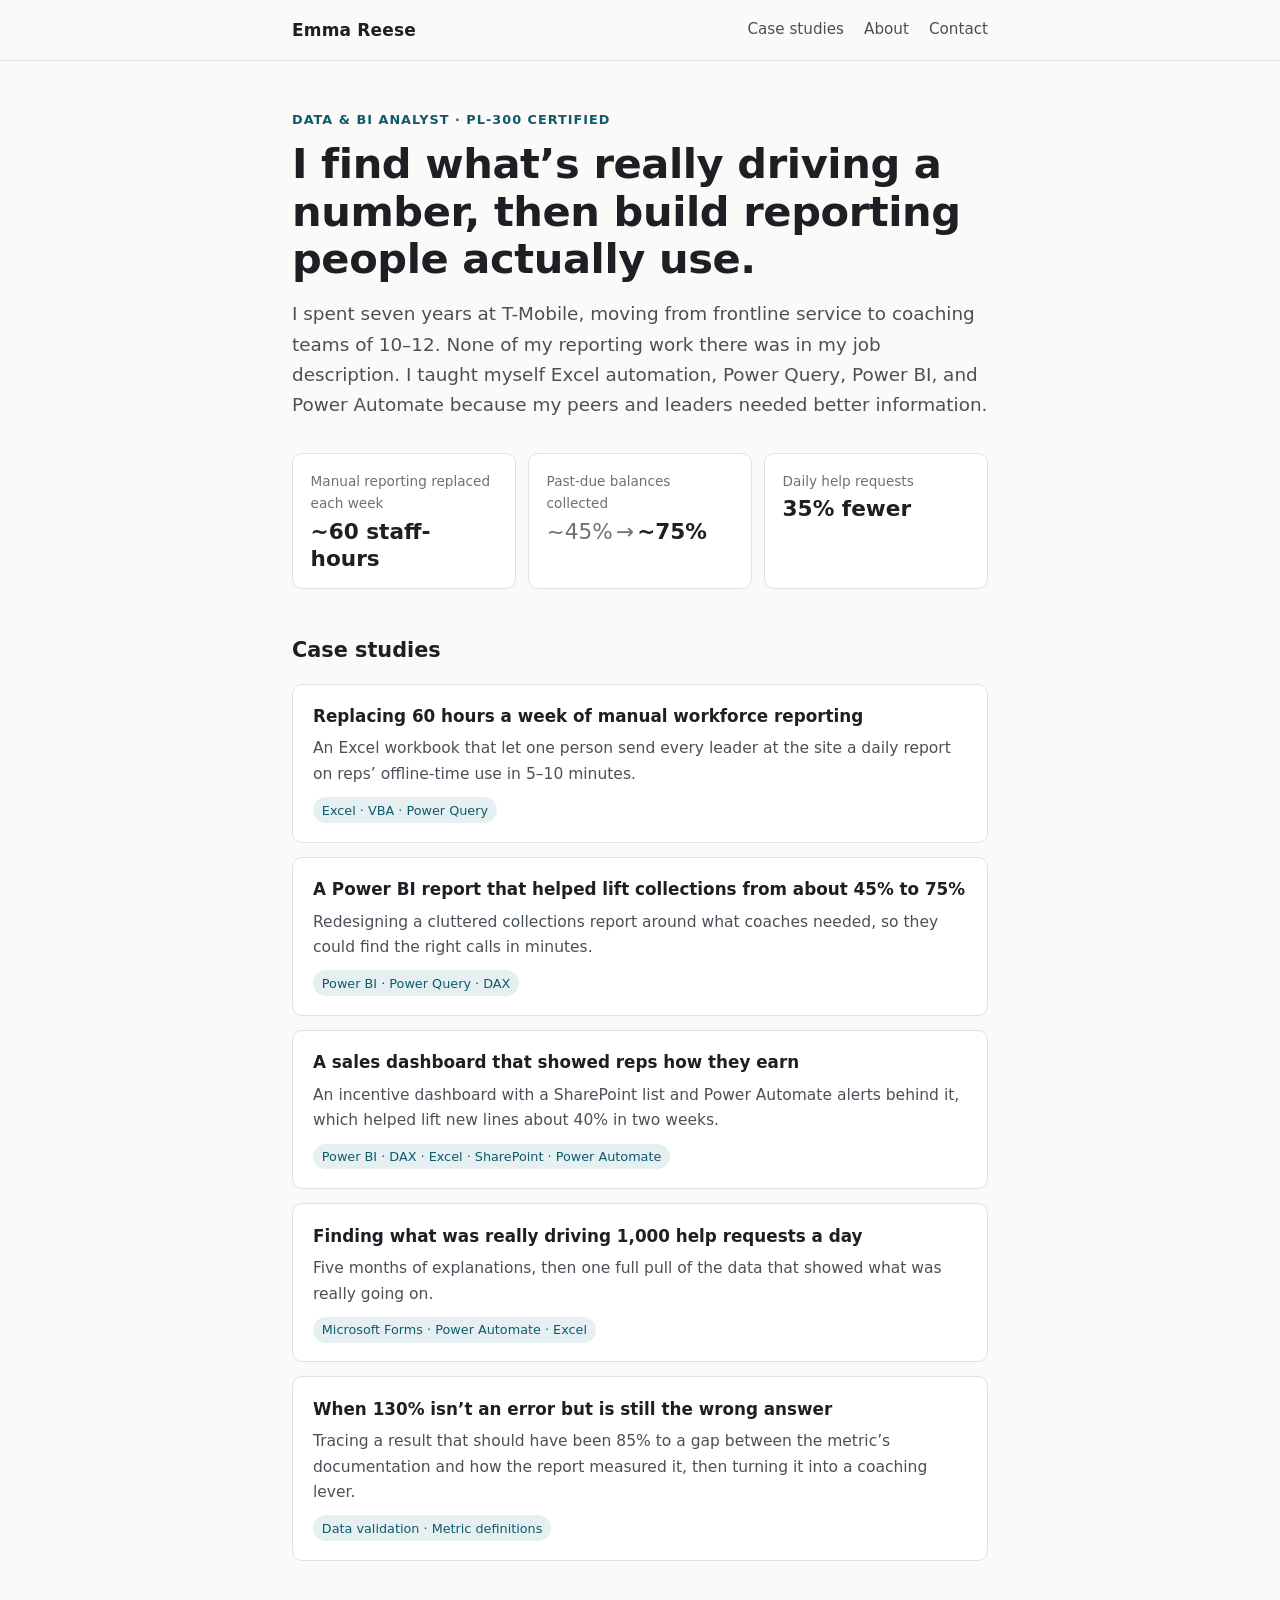
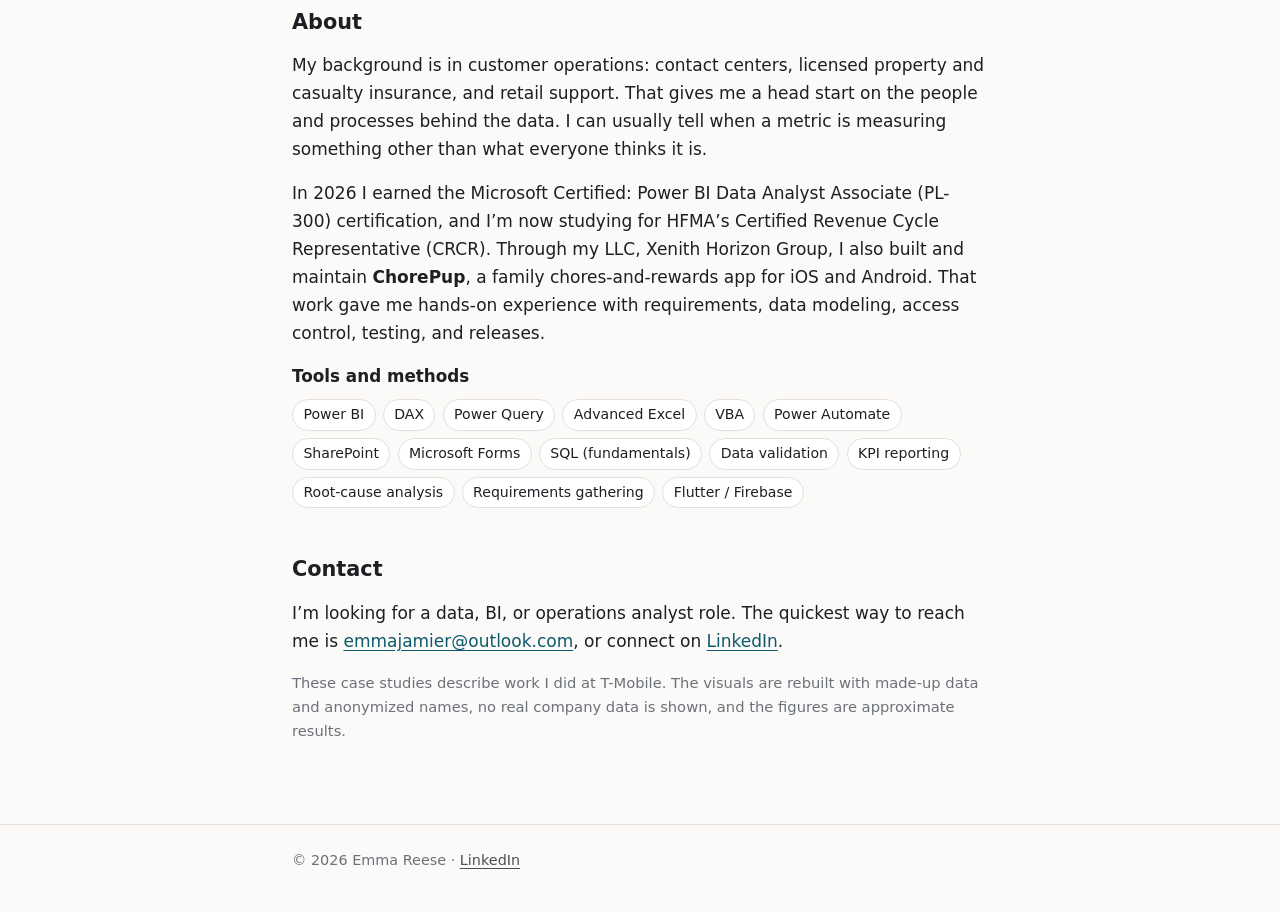
<file: index.html>
<!DOCTYPE html>
<html lang="en">
<head>
<meta charset="utf-8">
<meta name="viewport" content="width=device-width, initial-scale=1">
<title>Emma Reese | Data &amp; BI Analyst</title>
<meta name="description" content="Case studies in reporting automation, Power BI, and data validation by Emma Reese, PL-300 certified data analyst.">
<meta property="og:title" content="Emma Reese | Data &amp; BI Analyst">
<meta property="og:description" content="Case studies in reporting automation, Power BI, and data validation.">
<link rel="stylesheet" href="style.css">
</head>
<body>
<header class="site-head">
  <div class="wrap">
    <a class="brand" href="index.html">Emma Reese</a>
    <nav aria-label="Main">
      <a href="#case-studies">Case studies</a>
      <a href="#about">About</a>
      <a href="#contact">Contact</a>
    </nav>
  </div>
</header>

<main>
  <div class="wrap">
    <p class="eyebrow">Data &amp; BI Analyst · PL-300 Certified</p>
    <h1>I find what’s really driving a number, then build reporting people actually use.</h1>
    <p class="lede">I spent seven years at T-Mobile, moving from frontline service to coaching teams of 10–12. None of my reporting work there was in my job description. I taught myself Excel automation, Power Query, Power BI, and Power Automate because my peers and leaders needed better information.</p>

    <div class="stats" role="list">
      <div class="stat" role="listitem">
        <p class="label">Manual reporting replaced each week</p>
        <p class="value">~60 staff-hours</p>
      </div>
      <div class="stat" role="listitem">
        <p class="label">Past-due balances collected</p>
        <p class="value"><span class="from">~45%</span><span class="arrow" aria-hidden="true">→</span><span class="sr-only"> to </span>~75%</p>
      </div>
      <div class="stat" role="listitem">
        <p class="label">Daily help requests</p>
        <p class="value">35% fewer</p>
      </div>
    </div>

    <section id="case-studies" aria-labelledby="cs-head">
      <h2 id="cs-head">Case studies</h2>
      <div class="cards">
        <a class="card" href="adherence-reporting.html">
          <h3>Replacing 60 hours a week of manual workforce reporting</h3>
          <p>An Excel workbook that let one person send every leader at the site a daily report on reps’ offline-time use in 5–10 minutes.</p>
          <span class="tag">Excel · VBA · Power Query</span>
        </a>
        <a class="card" href="collections-report.html">
          <h3>A Power BI report that helped lift collections from about 45% to 75%</h3>
          <p>Redesigning a cluttered collections report around what coaches needed, so they could find the right calls in minutes.</p>
          <span class="tag">Power BI · Power Query · DAX</span>
        </a>
        <a class="card" href="sales-dashboard.html">
          <h3>A sales dashboard that showed reps how they earn</h3>
          <p>An incentive dashboard with a SharePoint list and Power Automate alerts behind it, which helped lift new lines about 40% in two weeks.</p>
          <span class="tag">Power BI · DAX · Excel · SharePoint · Power Automate</span>
        </a>
        <a class="card" href="support-requests.html">
          <h3>Finding what was really driving 1,000 help requests a day</h3>
          <p>Five months of explanations, then one full pull of the data that showed what was really going on.</p>
          <span class="tag">Microsoft Forms · Power Automate · Excel</span>
        </a>
        <a class="card" href="metric-reconciliation.html">
          <h3>When 130% isn’t an error but is still the wrong answer</h3>
          <p>Tracing a result that should have been 85% to a gap between the metric’s documentation and how the report measured it, then turning it into a coaching lever.</p>
          <span class="tag">Data validation · Metric definitions</span>
        </a>
      </div>
    </section>

    <section id="about" aria-labelledby="about-head">
      <h2 id="about-head">About</h2>
      <p>My background is in customer operations: contact centers, licensed property and casualty insurance, and retail support. That gives me a head start on the people and processes behind the data. I can usually tell when a metric is measuring something other than what everyone thinks it is.</p>
      <p>In 2026 I earned the Microsoft Certified: Power BI Data Analyst Associate (PL-300) certification, and I’m now studying for HFMA’s Certified Revenue Cycle Representative (CRCR). Through my LLC, Xenith Horizon Group, I also built and maintain <strong>ChorePup</strong>, a family chores-and-rewards app for iOS and Android. That work gave me hands-on experience with requirements, data modeling, access control, testing, and releases.</p>
      <h3>Tools and methods</h3>
      <ul class="chips" aria-label="Skills">
        <li>Power BI</li><li>DAX</li><li>Power Query</li><li>Advanced Excel</li><li>VBA</li><li>Power Automate</li><li>SharePoint</li><li>Microsoft Forms</li><li>SQL (fundamentals)</li><li>Data validation</li><li>KPI reporting</li><li>Root-cause analysis</li><li>Requirements gathering</li><li>Flutter / Firebase</li>
      </ul>
    </section>

    <section id="contact" aria-labelledby="contact-head">
      <h2 id="contact-head">Contact</h2>
      <p>I’m looking for a data, BI, or operations analyst role. The quickest way to reach me is <a href="mailto:emmajamier@outlook.com">emmajamier@outlook.com</a>, or connect on <a href="https://linkedin.com/in/emmaj-reese">LinkedIn</a>.</p>
    </section>

    <p class="muted">These case studies describe work I did at T-Mobile. The visuals are rebuilt with made-up data and anonymized names, no real company data is shown, and the figures are approximate results.</p>
  </div>
</main>

<footer class="site-foot">
  <div class="wrap">© 2026 Emma Reese · <a href="https://linkedin.com/in/emmaj-reese">LinkedIn</a></div>
</footer>
</body>
</html>
</file>
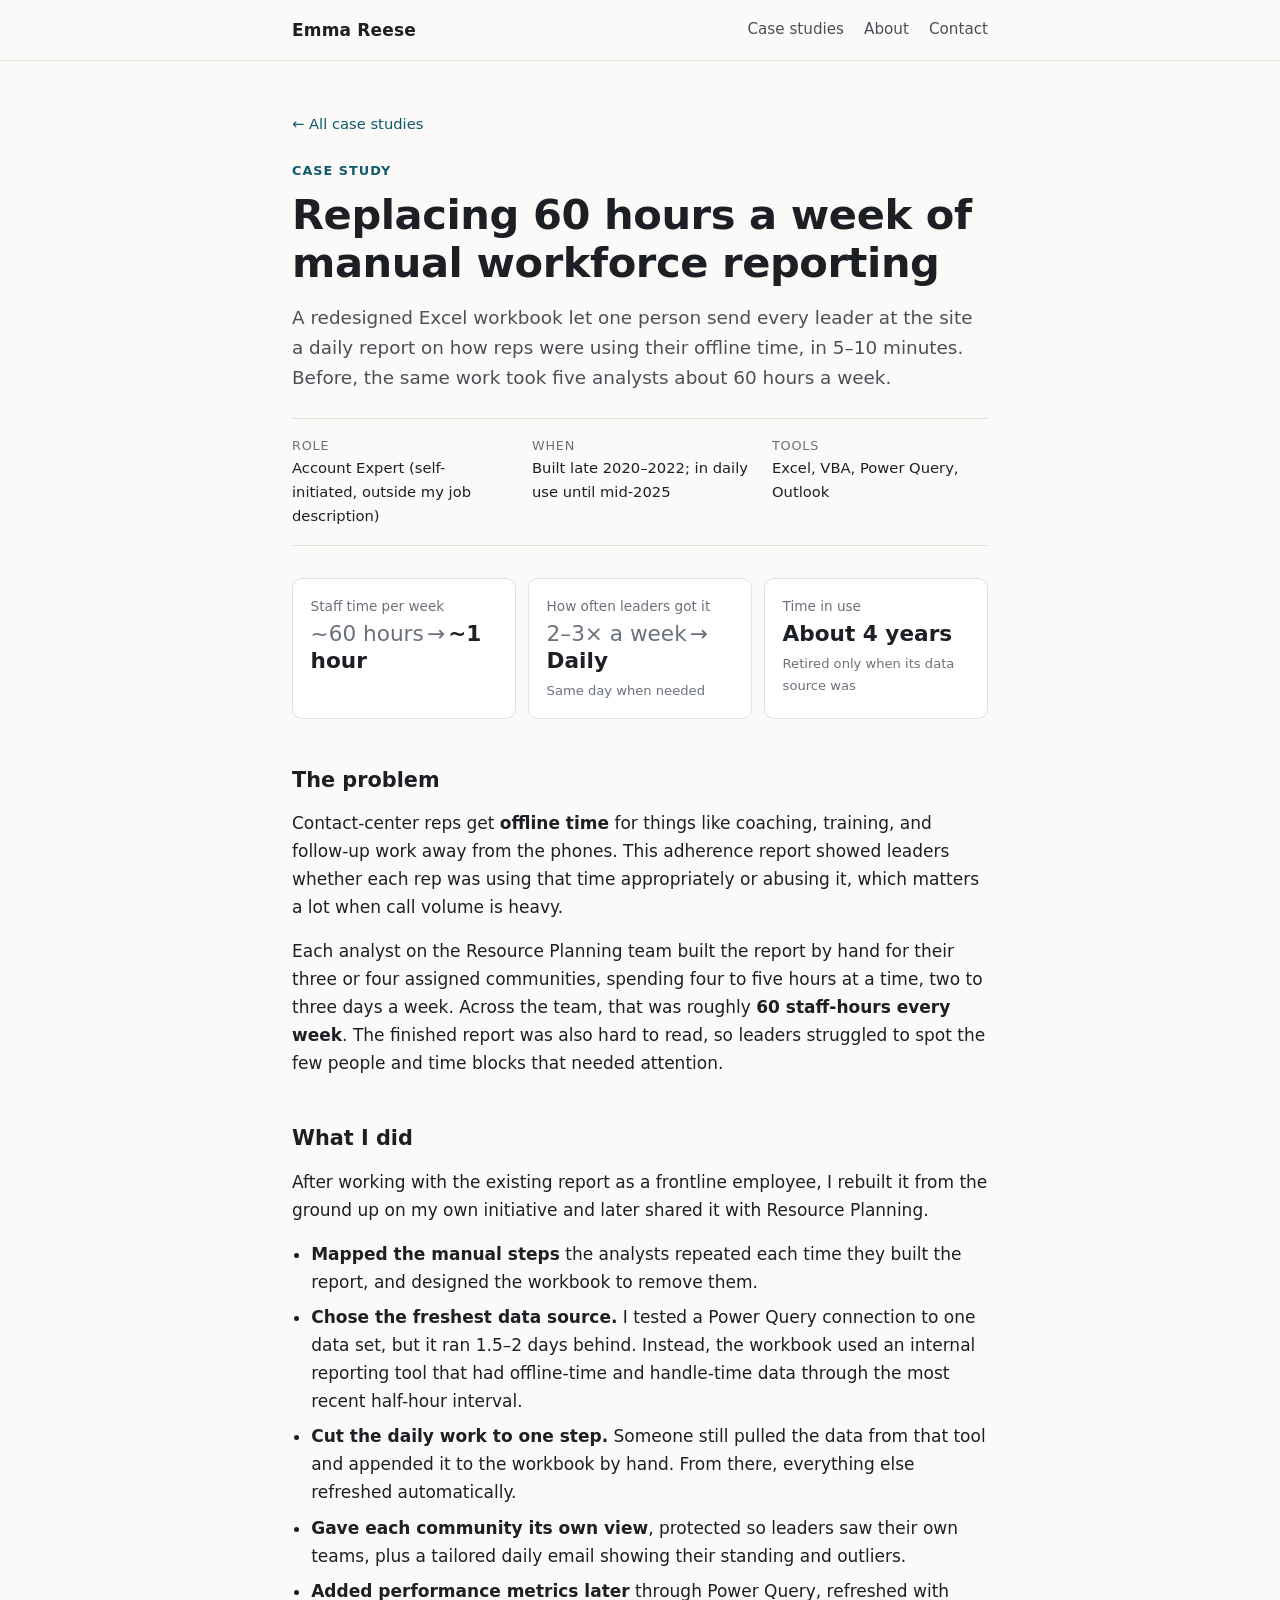
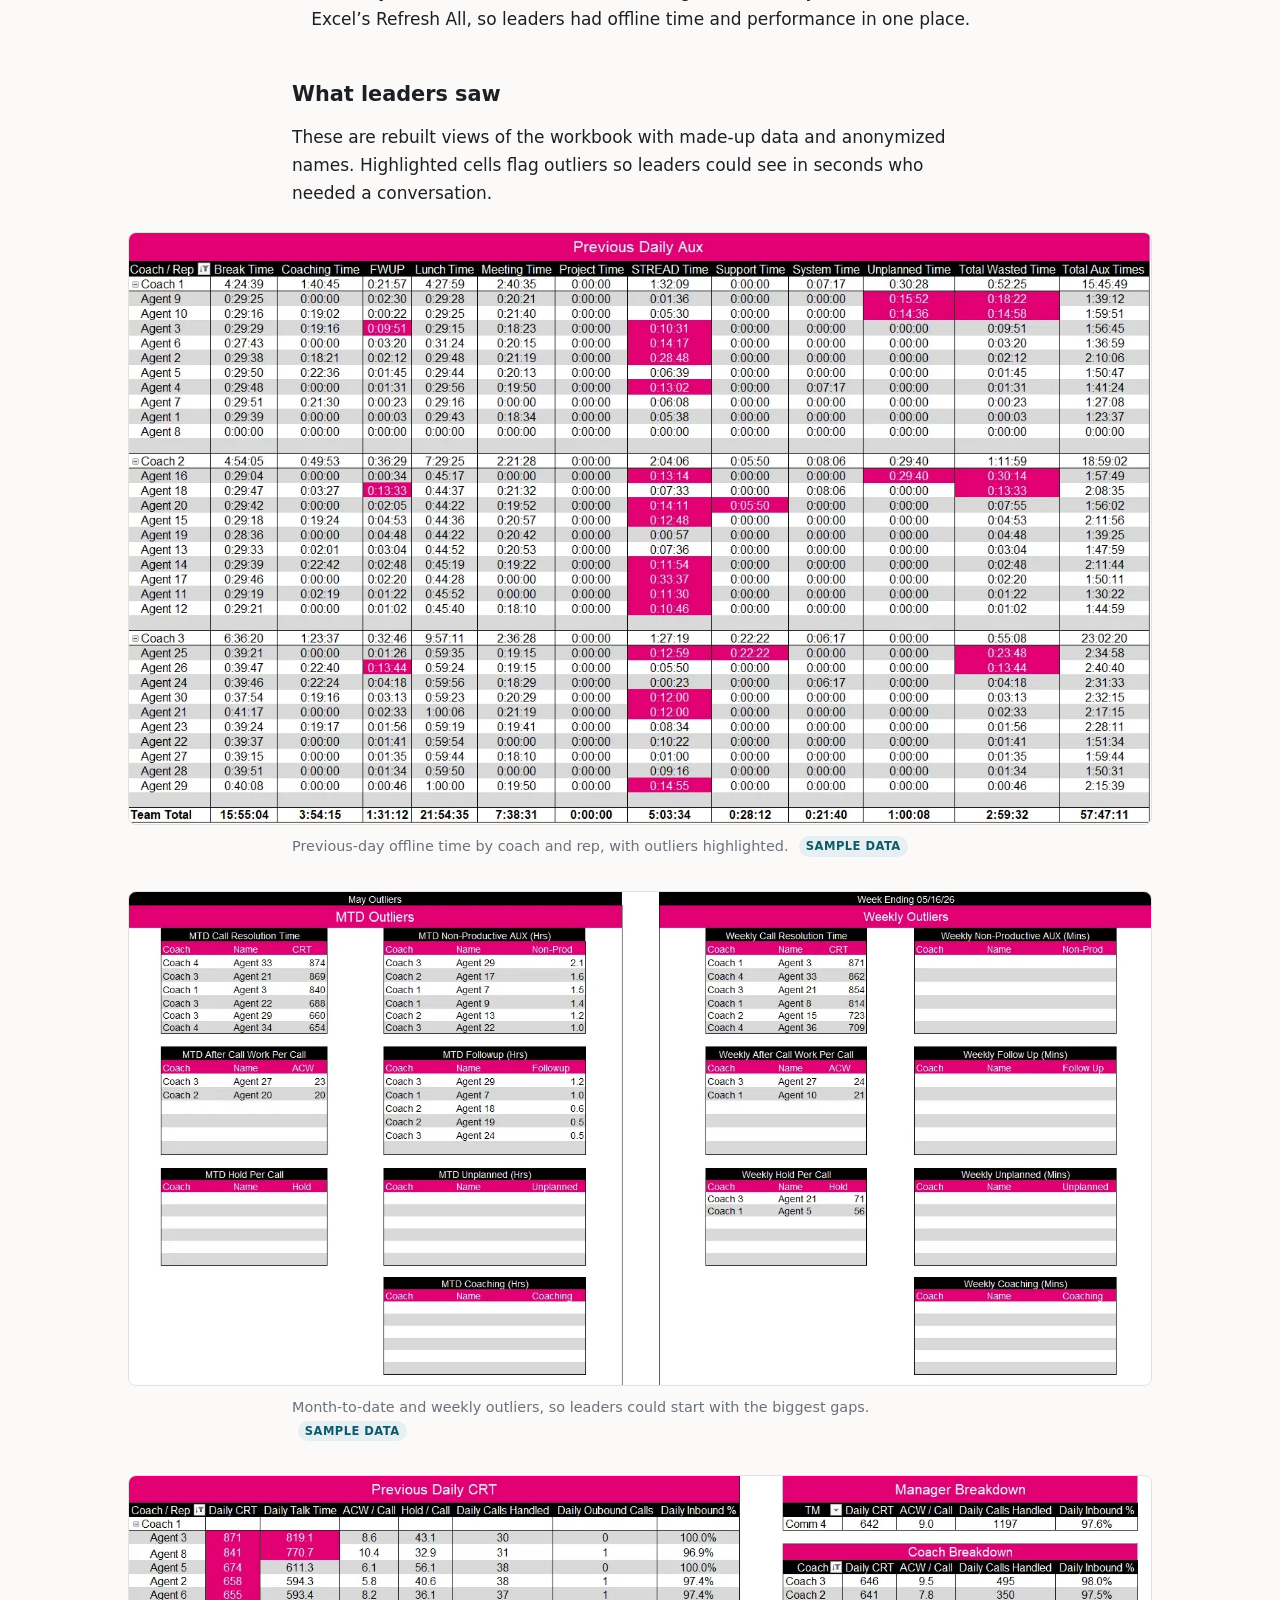
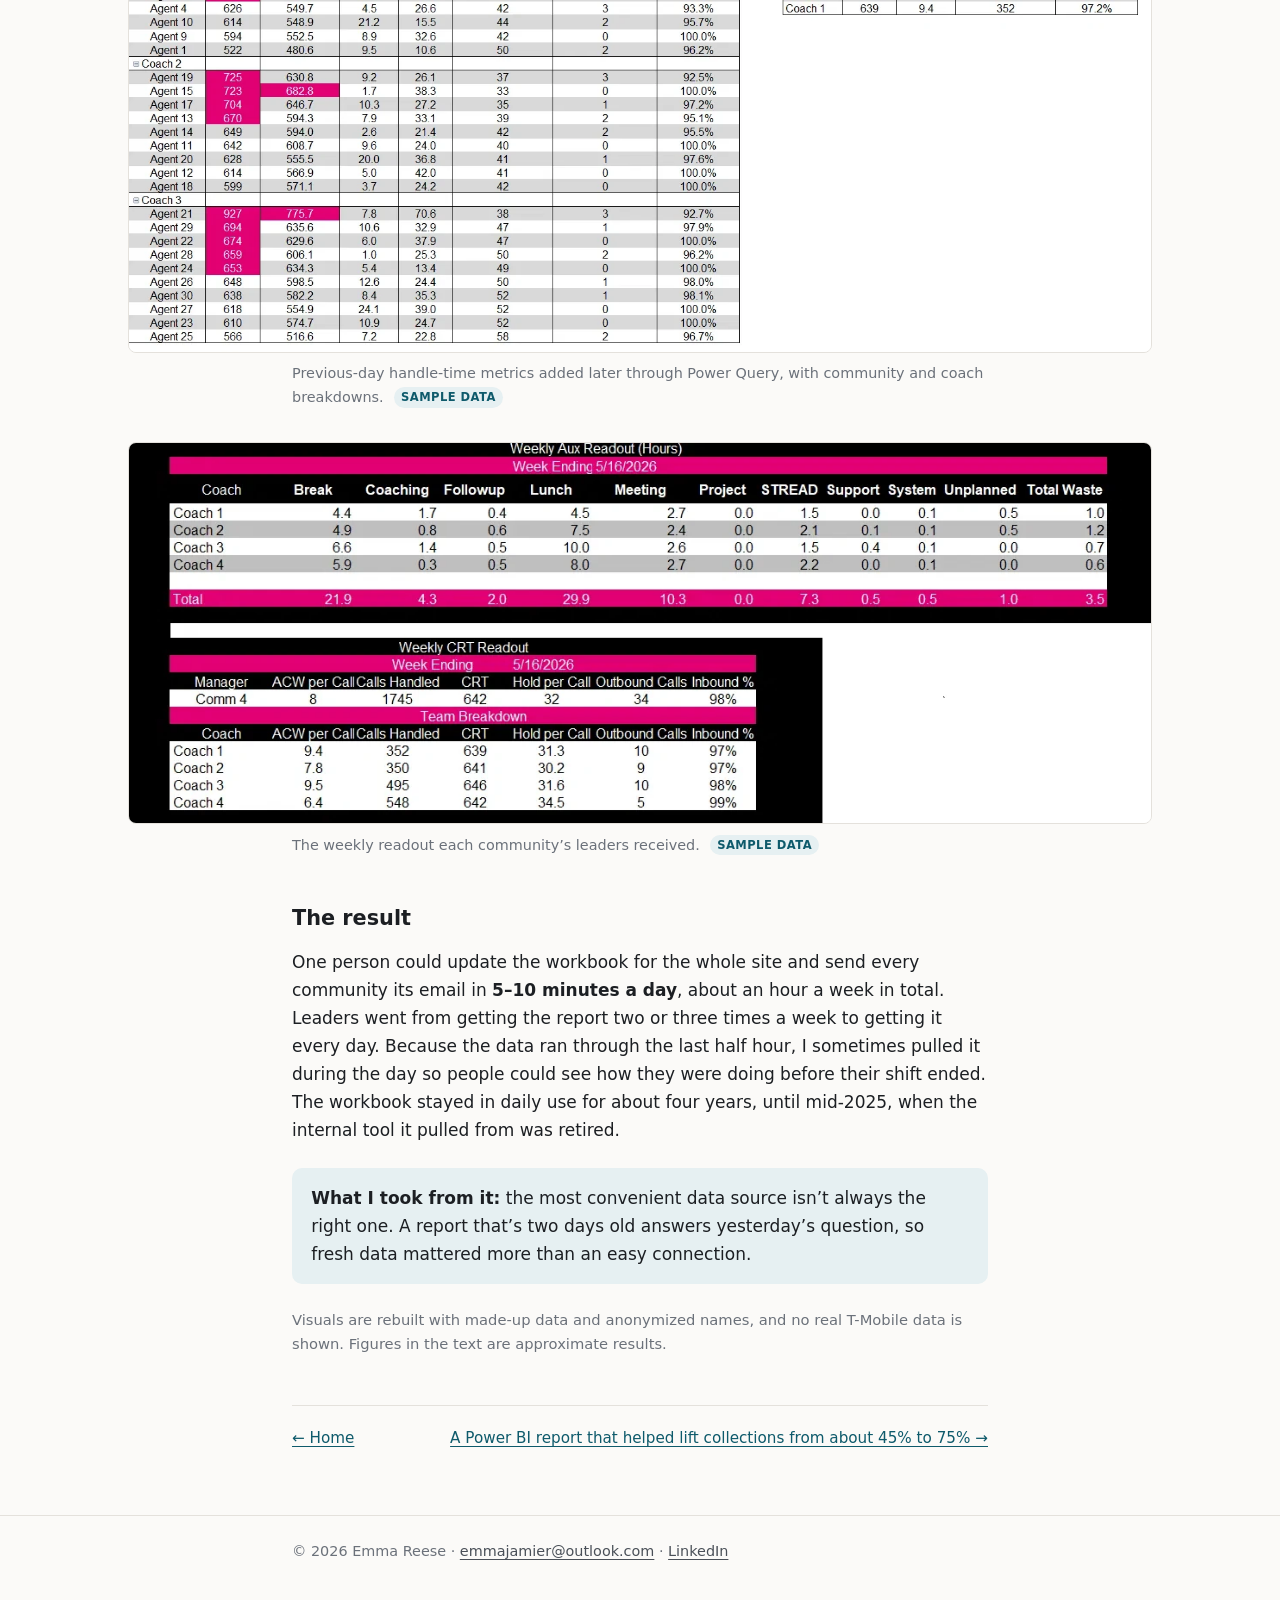
<file: adherence-reporting.html>
<!DOCTYPE html>
<html lang="en">
<head>
<meta charset="utf-8">
<meta name="viewport" content="width=device-width, initial-scale=1">
<title>Replacing 60 hours a week of manual workforce reporting | Emma Reese</title>
<meta name="description" content="How a self-built Excel workbook replaced about 60 staff-hours a week of manual offline-time adherence reporting with a 5–10 minute daily process.">
<meta property="og:title" content="Replacing 60 hours a week of manual workforce reporting">
<meta property="og:description" content="How a self-built Excel workbook replaced about 60 staff-hours a week of manual offline-time adherence reporting with a 5–10 minute daily process.">
<link rel="stylesheet" href="style.css">
</head>
<body>
<header class="site-head">
  <div class="wrap">
    <a class="brand" href="index.html">Emma Reese</a>
    <nav aria-label="Main">
      <a href="index.html#case-studies">Case studies</a>
      <a href="index.html#about">About</a>
      <a href="index.html#contact">Contact</a>
    </nav>
  </div>
</header>

<main>
  <article class="wrap">
    <a class="back" href="index.html#case-studies">← All case studies</a>
    <p class="eyebrow">Case study</p>
    <h1>Replacing 60 hours a week of manual workforce reporting</h1>
    <p class="lede">A redesigned Excel workbook let one person send every leader at the site a daily report on how reps were using their offline time, in 5–10 minutes. Before, the same work took five analysts about 60 hours a week.</p>
    <dl class="meta">
      <div><dt>Role</dt><dd>Account Expert (self-initiated, outside my job description)</dd></div>
      <div><dt>When</dt><dd>Built late 2020–2022; in daily use until mid-2025</dd></div>
      <div><dt>Tools</dt><dd>Excel, VBA, Power Query, Outlook</dd></div>
    </dl>
    <div class="stats" role="list">
      <div class="stat" role="listitem">
        <p class="label">Staff time per week</p>
        <p class="value"><span class="from">~60 hours</span><span class="arrow" aria-hidden="true">→</span><span class="sr-only"> to </span>~1 hour</p>
      </div>
      <div class="stat" role="listitem">
        <p class="label">How often leaders got it</p>
        <p class="value"><span class="from">2–3× a week</span><span class="arrow" aria-hidden="true">→</span><span class="sr-only"> to </span>Daily</p>
        <p class="note">Same day when needed</p>
      </div>
      <div class="stat" role="listitem">
        <p class="label">Time in use</p>
        <p class="value">About 4 years</p>
        <p class="note">Retired only when its data source was</p>
      </div>
    </div>

    <h2>The problem</h2>
    <p>Contact-center reps get <strong>offline time</strong> for things like coaching, training, and follow-up work away from the phones. This adherence report showed leaders whether each rep was using that time appropriately or abusing it, which matters a lot when call volume is heavy.</p>
    <p>Each analyst on the Resource Planning team built the report by hand for their three or four assigned communities, spending four to five hours at a time, two to three days a week. Across the team, that was roughly <strong>60 staff-hours every week</strong>. The finished report was also hard to read, so leaders struggled to spot the few people and time blocks that needed attention.</p>

    <h2>What I did</h2>
    <p>After working with the existing report as a frontline employee, I rebuilt it from the ground up on my own initiative and later shared it with Resource Planning.</p>
    <ul class="clean">
      <li><strong>Mapped the manual steps</strong> the analysts repeated each time they built the report, and designed the workbook to remove them.</li>
      <li><strong>Chose the freshest data source.</strong> I tested a Power Query connection to one data set, but it ran 1.5–2 days behind. Instead, the workbook used an internal reporting tool that had offline-time and handle-time data through the most recent half-hour interval.</li>
      <li><strong>Cut the daily work to one step.</strong> Someone still pulled the data from that tool and appended it to the workbook by hand. From there, everything else refreshed automatically.</li>
      <li><strong>Gave each community its own view</strong>, protected so leaders saw their own teams, plus a tailored daily email showing their standing and outliers.</li>
      <li><strong>Added performance metrics later</strong> through Power Query, refreshed with Excel’s Refresh All, so leaders had offline time and performance in one place.</li>
    </ul>

    <h2>What leaders saw</h2>
    <p>These are rebuilt views of the workbook with made-up data and anonymized names. Highlighted cells flag outliers so leaders could see in seconds who needed a conversation.</p>
    <figure class="shot">
      <a href="images/aux-daily.webp"><img src="images/aux-daily.webp" alt="Table of previous-day offline time by coach and rep across categories such as break, coaching, follow-up, lunch, meetings, and unplanned time, with outliers highlighted in pink" loading="lazy"></a>
      <figcaption>Previous-day offline time by coach and rep, with outliers highlighted. <span class="badge">Sample data</span></figcaption>
    </figure>
    <figure class="shot">
      <a href="images/outliers.webp"><img src="images/outliers.webp" alt="Month-to-date and weekly outlier tables listing the reps with the highest handle time, after-call work, hold time, non-productive offline time, and follow-up time" loading="lazy"></a>
      <figcaption>Month-to-date and weekly outliers, so leaders could start with the biggest gaps. <span class="badge">Sample data</span></figcaption>
    </figure>
    <figure class="shot">
      <a href="images/crt-daily.webp"><img src="images/crt-daily.webp" alt="Table of previous-day handle time, talk time, after-call work, hold time, and calls handled by rep, with community and coach summaries" loading="lazy"></a>
      <figcaption>Previous-day handle-time metrics added later through Power Query, with community and coach breakdowns. <span class="badge">Sample data</span></figcaption>
    </figure>
    <figure class="shot">
      <a href="images/weekly-readout.webp"><img src="images/weekly-readout.webp" alt="Weekly summary of offline hours by category and handle-time metrics by coach for the community" loading="lazy"></a>
      <figcaption>The weekly readout each community’s leaders received. <span class="badge">Sample data</span></figcaption>
    </figure>

    <h2>The result</h2>
    <p>One person could update the workbook for the whole site and send every community its email in <strong>5–10 minutes a day</strong>, about an hour a week in total. Leaders went from getting the report two or three times a week to getting it every day. Because the data ran through the last half hour, I sometimes pulled it during the day so people could see how they were doing before their shift ended. The workbook stayed in daily use for about four years, until mid-2025, when the internal tool it pulled from was retired.</p>

    <div class="callout">
      <p><strong>What I took from it:</strong> the most convenient data source isn’t always the right one. A report that’s two days old answers yesterday’s question, so fresh data mattered more than an easy connection.</p>
    </div>

    <p class="muted">Visuals are rebuilt with made-up data and anonymized names, and no real T-Mobile data is shown. Figures in the text are approximate results.</p>
    <nav class="pager" aria-label="Case studies">
      <a href="index.html">← Home</a>
      <a href="collections-report.html">A Power BI report that helped lift collections from about 45% to 75% →</a>
    </nav>
  </article>
</main>

<footer class="site-foot">
  <div class="wrap">© 2026 Emma Reese · <a href="mailto:emmajamier@outlook.com">emmajamier@outlook.com</a> · <a href="https://linkedin.com/in/emmaj-reese">LinkedIn</a></div>
</footer>
</body>
</html>
</file>
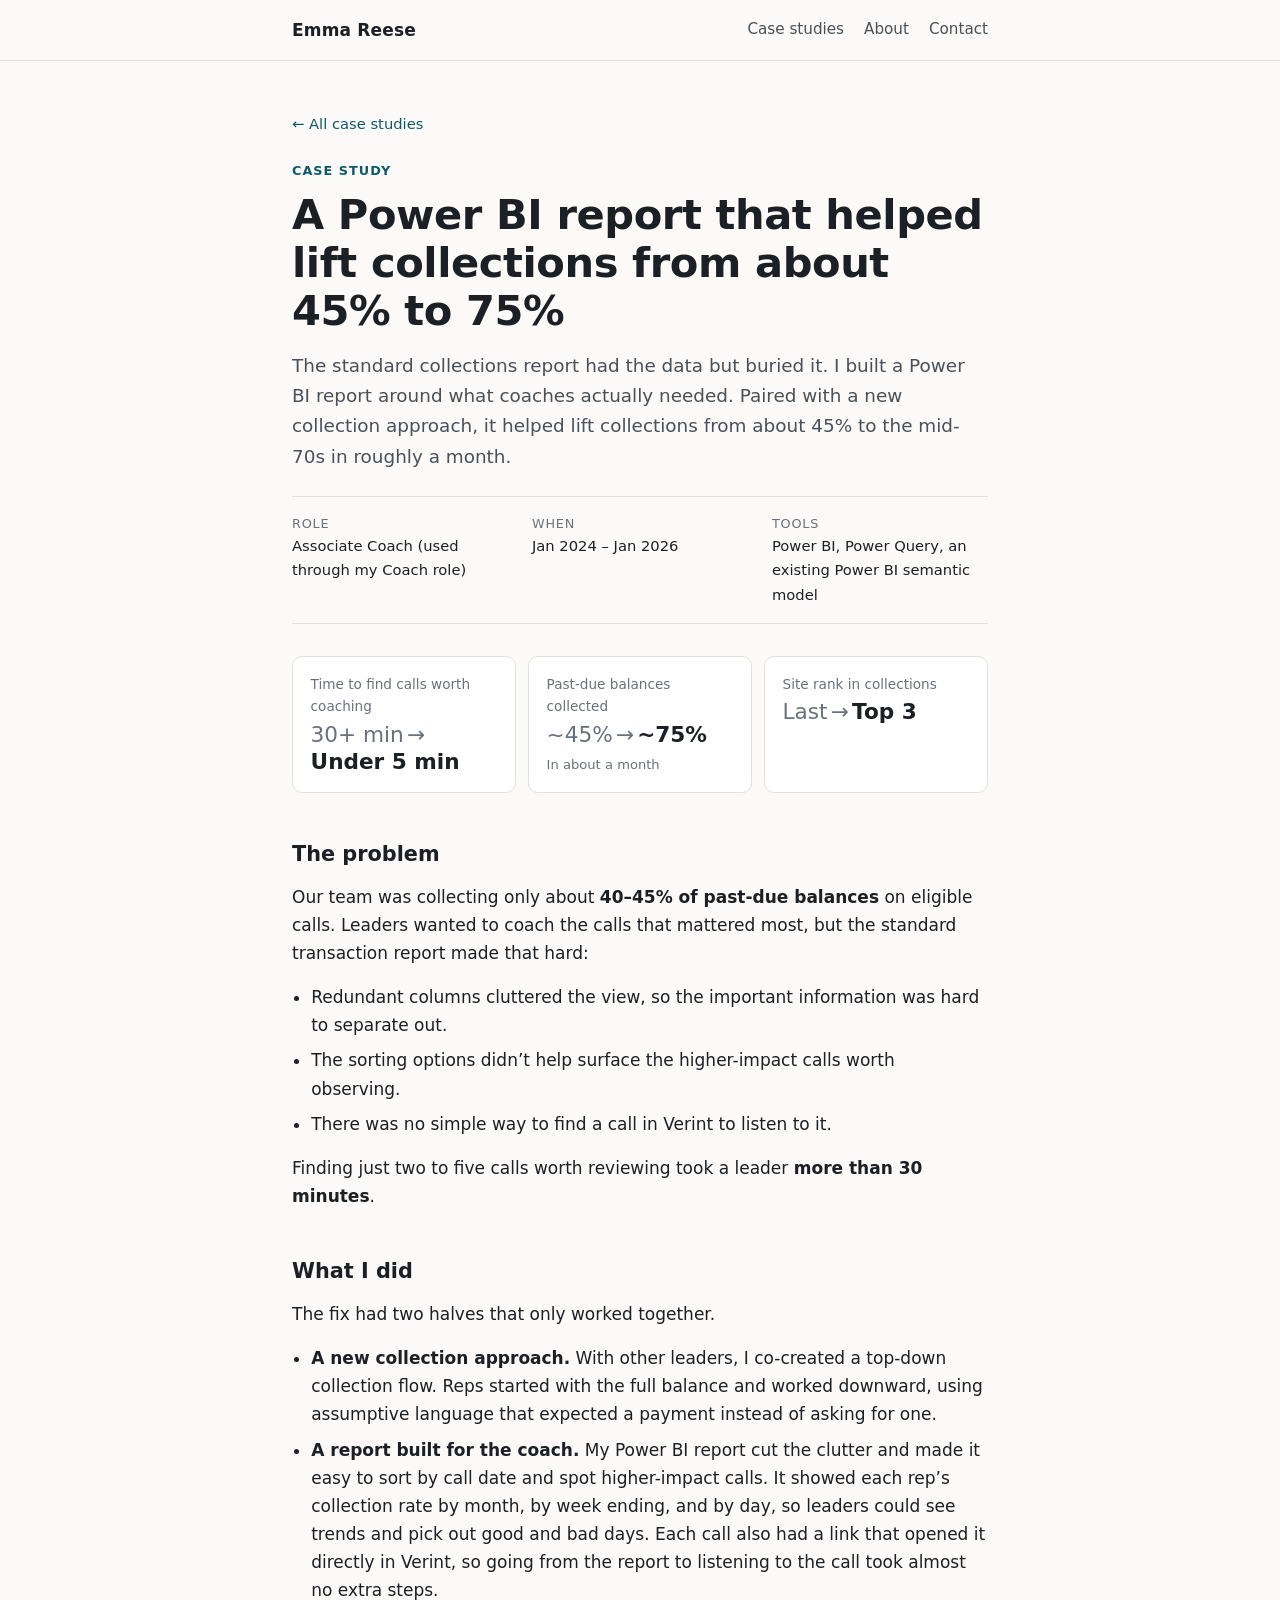
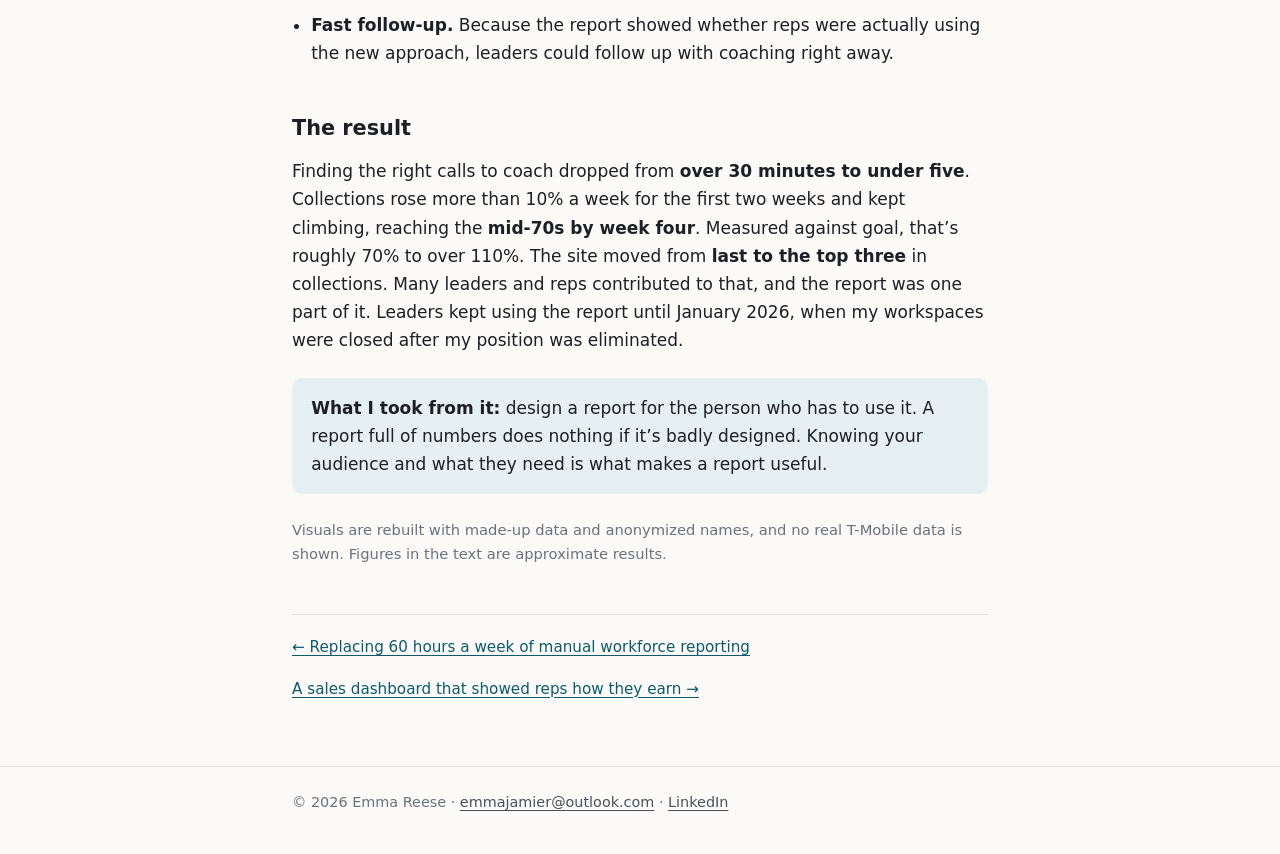
<file: collections-report.html>
<!DOCTYPE html>
<html lang="en">
<head>
<meta charset="utf-8">
<meta name="viewport" content="width=device-width, initial-scale=1">
<title>A Power BI report that helped lift collections from about 45% to 75% | Emma Reese</title>
<meta name="description" content="A Power BI report built around what coaches needed, paired with a new collection approach, that cut coaching research to under five minutes and helped lift past-due collections.">
<meta property="og:title" content="A Power BI report that helped lift collections from about 45% to 75%">
<meta property="og:description" content="A Power BI report built around what coaches needed, paired with a new collection approach, that cut coaching research to under five minutes and helped lift past-due collections.">
<link rel="stylesheet" href="style.css">
</head>
<body>
<header class="site-head">
  <div class="wrap">
    <a class="brand" href="index.html">Emma Reese</a>
    <nav aria-label="Main">
      <a href="index.html#case-studies">Case studies</a>
      <a href="index.html#about">About</a>
      <a href="index.html#contact">Contact</a>
    </nav>
  </div>
</header>

<main>
  <article class="wrap">
    <a class="back" href="index.html#case-studies">← All case studies</a>
    <p class="eyebrow">Case study</p>
    <h1>A Power BI report that helped lift collections from about 45% to 75%</h1>
    <p class="lede">The standard collections report had the data but buried it. I built a Power BI report around what coaches actually needed. Paired with a new collection approach, it helped lift collections from about 45% to the mid-70s in roughly a month.</p>
    <dl class="meta">
      <div><dt>Role</dt><dd>Associate Coach (used through my Coach role)</dd></div>
      <div><dt>When</dt><dd>Jan 2024 – Jan 2026</dd></div>
      <div><dt>Tools</dt><dd>Power BI, Power Query, an existing Power BI semantic model</dd></div>
    </dl>
    <div class="stats" role="list">
      <div class="stat" role="listitem">
        <p class="label">Time to find calls worth coaching</p>
        <p class="value"><span class="from">30+ min</span><span class="arrow" aria-hidden="true">→</span><span class="sr-only"> to </span>Under 5 min</p>
      </div>
      <div class="stat" role="listitem">
        <p class="label">Past-due balances collected</p>
        <p class="value"><span class="from">~45%</span><span class="arrow" aria-hidden="true">→</span><span class="sr-only"> to </span>~75%</p>
        <p class="note">In about a month</p>
      </div>
      <div class="stat" role="listitem">
        <p class="label">Site rank in collections</p>
        <p class="value"><span class="from">Last</span><span class="arrow" aria-hidden="true">→</span><span class="sr-only"> to </span>Top 3</p>
      </div>
    </div>

    <h2>The problem</h2>
    <p>Our team was collecting only about <strong>40–45% of past-due balances</strong> on eligible calls. Leaders wanted to coach the calls that mattered most, but the standard transaction report made that hard:</p>
    <ul class="clean">
      <li>Redundant columns cluttered the view, so the important information was hard to separate out.</li>
      <li>The sorting options didn’t help surface the higher-impact calls worth observing.</li>
      <li>There was no simple way to find a call in Verint to listen to it.</li>
    </ul>
    <p>Finding just two to five calls worth reviewing took a leader <strong>more than 30 minutes</strong>.</p>

    <h2>What I did</h2>
    <p>The fix had two halves that only worked together.</p>
    <ul class="clean">
      <li><strong>A new collection approach.</strong> With other leaders, I co-created a top-down collection flow. Reps started with the full balance and worked downward, using assumptive language that expected a payment instead of asking for one.</li>
      <li><strong>A report built for the coach.</strong> My Power BI report cut the clutter and made it easy to sort by call date and spot higher-impact calls. It showed each rep’s collection rate by month, by week ending, and by day, so leaders could see trends and pick out good and bad days. Each call also had a link that opened it directly in Verint, so going from the report to listening to the call took almost no extra steps.</li>
      <li><strong>Fast follow-up.</strong> Because the report showed whether reps were actually using the new approach, leaders could follow up with coaching right away.</li>
    </ul>

    <h2>The result</h2>
    <p>Finding the right calls to coach dropped from <strong>over 30 minutes to under five</strong>. Collections rose more than 10% a week for the first two weeks and kept climbing, reaching the <strong>mid-70s by week four</strong>. Measured against goal, that’s roughly 70% to over 110%. The site moved from <strong>last to the top three</strong> in collections. Many leaders and reps contributed to that, and the report was one part of it. Leaders kept using the report until January 2026, when my workspaces were closed after my position was eliminated.</p>

    <div class="callout">
      <p><strong>What I took from it:</strong> design a report for the person who has to use it. A report full of numbers does nothing if it’s badly designed. Knowing your audience and what they need is what makes a report useful.</p>
    </div>

    <p class="muted">Visuals are rebuilt with made-up data and anonymized names, and no real T-Mobile data is shown. Figures in the text are approximate results.</p>
    <nav class="pager" aria-label="Case studies">
      <a href="adherence-reporting.html">← Replacing 60 hours a week of manual workforce reporting</a>
      <a href="sales-dashboard.html">A sales dashboard that showed reps how they earn →</a>
    </nav>
  </article>
</main>

<footer class="site-foot">
  <div class="wrap">© 2026 Emma Reese · <a href="mailto:emmajamier@outlook.com">emmajamier@outlook.com</a> · <a href="https://linkedin.com/in/emmaj-reese">LinkedIn</a></div>
</footer>
</body>
</html>
</file>
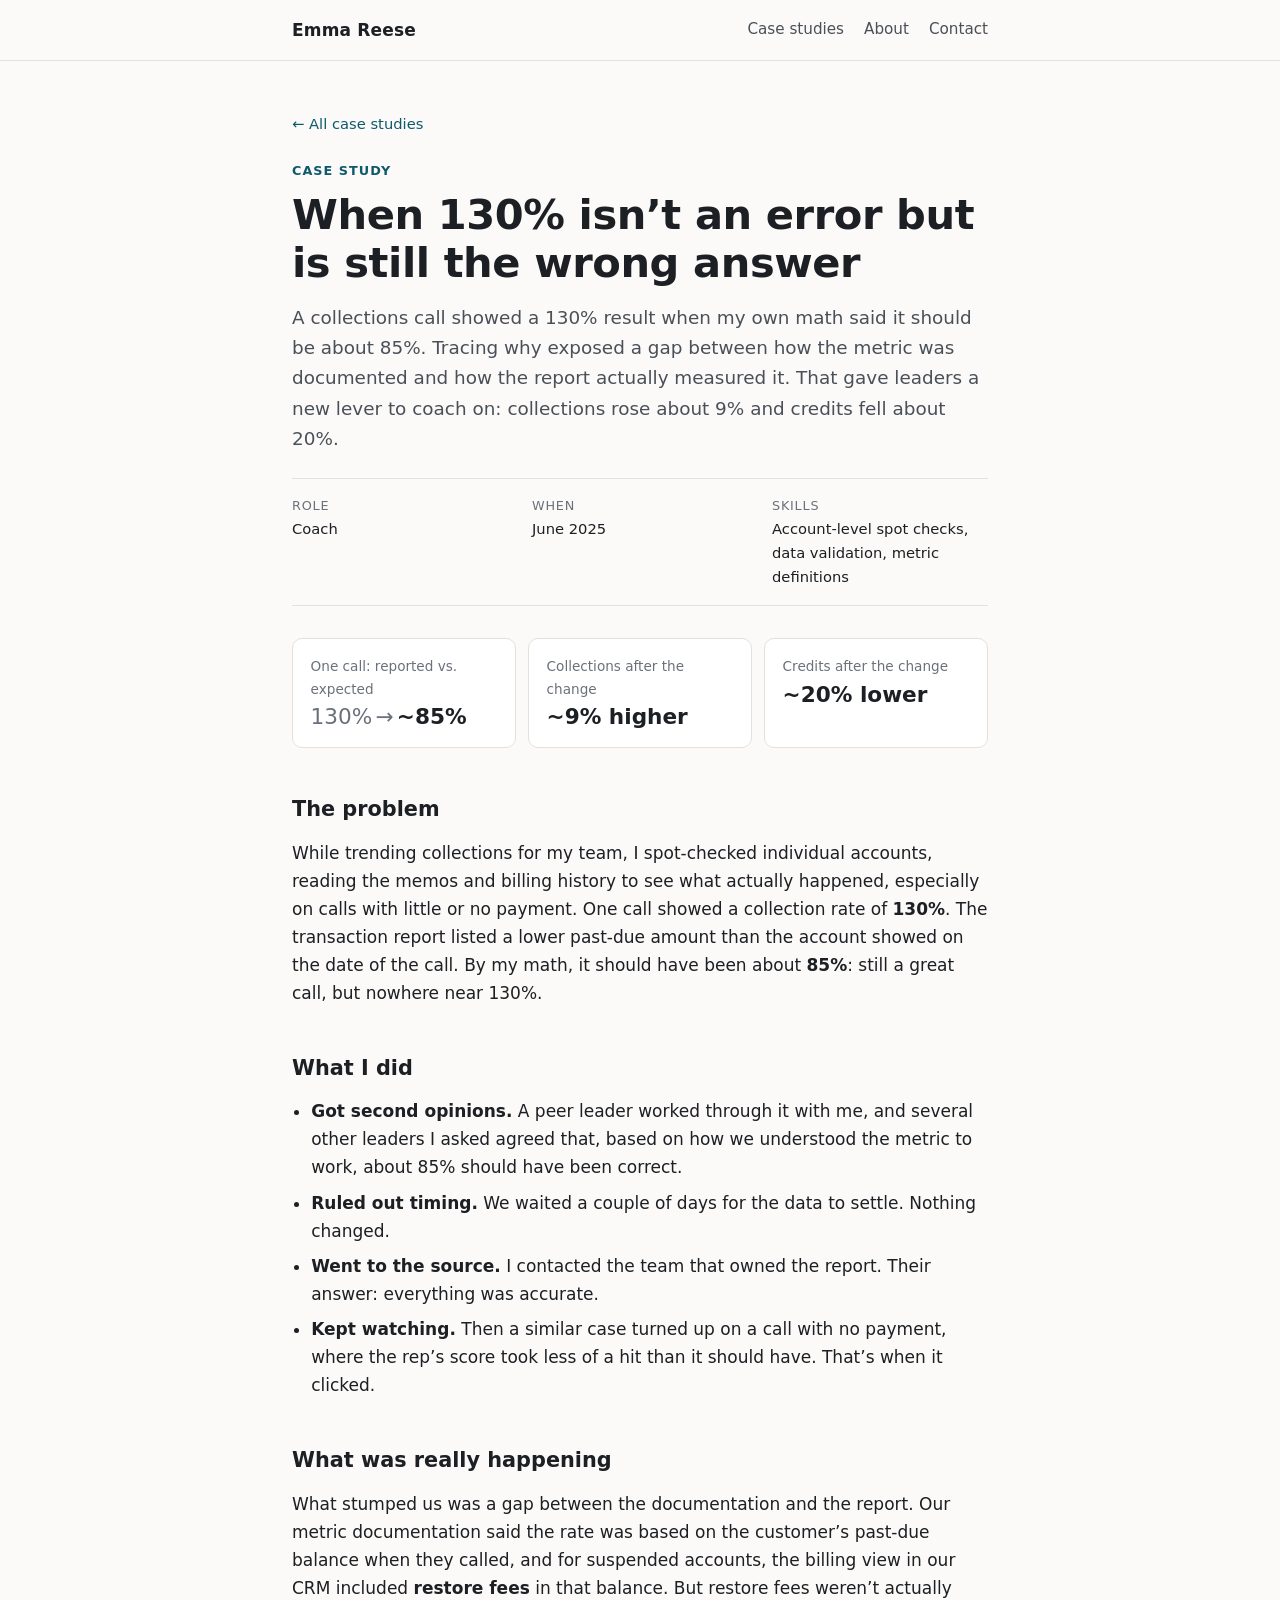
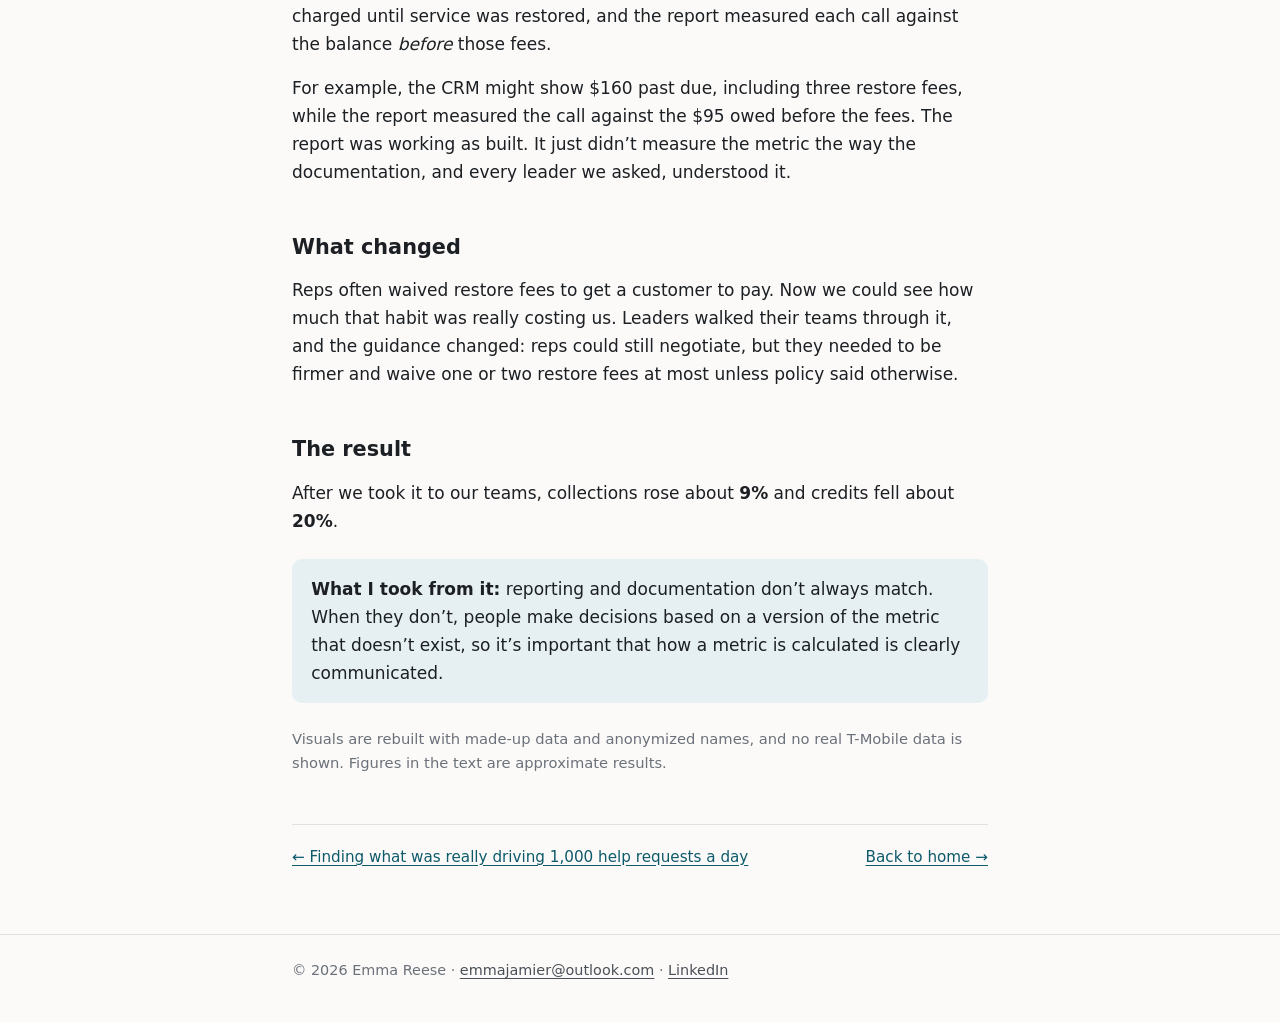
<file: metric-reconciliation.html>
<!DOCTYPE html>
<html lang="en">
<head>
<meta charset="utf-8">
<meta name="viewport" content="width=device-width, initial-scale=1">
<title>When 130% isn’t an error but is still the wrong answer | Emma Reese</title>
<meta name="description" content="Tracing a 130% collections result to how the metric treated restore fees, which gave leaders a new coaching lever: collections up about 9% and credits down about 20%.">
<meta property="og:title" content="When 130% isn’t an error but is still the wrong answer">
<meta property="og:description" content="Tracing a 130% collections result to how the metric treated restore fees, which gave leaders a new coaching lever: collections up about 9% and credits down about 20%.">
<link rel="stylesheet" href="style.css">
</head>
<body>
<header class="site-head">
  <div class="wrap">
    <a class="brand" href="index.html">Emma Reese</a>
    <nav aria-label="Main">
      <a href="index.html#case-studies">Case studies</a>
      <a href="index.html#about">About</a>
      <a href="index.html#contact">Contact</a>
    </nav>
  </div>
</header>

<main>
  <article class="wrap">
    <a class="back" href="index.html#case-studies">← All case studies</a>
    <p class="eyebrow">Case study</p>
    <h1>When 130% isn’t an error but is still the wrong answer</h1>
    <p class="lede">A collections call showed a 130% result when my own math said it should be about 85%. Tracing why exposed a gap between how the metric was documented and how the report actually measured it. That gave leaders a new lever to coach on: collections rose about 9% and credits fell about 20%.</p>
    <dl class="meta">
      <div><dt>Role</dt><dd>Coach</dd></div>
      <div><dt>When</dt><dd>June 2025</dd></div>
      <div><dt>Skills</dt><dd>Account-level spot checks, data validation, metric definitions</dd></div>
    </dl>
    <div class="stats" role="list">
      <div class="stat" role="listitem">
        <p class="label">One call: reported vs. expected</p>
        <p class="value"><span class="from">130%</span><span class="arrow" aria-hidden="true">→</span><span class="sr-only"> to </span>~85%</p>
      </div>
      <div class="stat" role="listitem">
        <p class="label">Collections after the change</p>
        <p class="value">~9% higher</p>
      </div>
      <div class="stat" role="listitem">
        <p class="label">Credits after the change</p>
        <p class="value">~20% lower</p>
      </div>
    </div>

    <h2>The problem</h2>
    <p>While trending collections for my team, I spot-checked individual accounts, reading the memos and billing history to see what actually happened, especially on calls with little or no payment. One call showed a collection rate of <strong>130%</strong>. The transaction report listed a lower past-due amount than the account showed on the date of the call. By my math, it should have been about <strong>85%</strong>: still a great call, but nowhere near 130%.</p>

    <h2>What I did</h2>
    <ul class="clean">
      <li><strong>Got second opinions.</strong> A peer leader worked through it with me, and several other leaders I asked agreed that, based on how we understood the metric to work, about 85% should have been correct.</li>
      <li><strong>Ruled out timing.</strong> We waited a couple of days for the data to settle. Nothing changed.</li>
      <li><strong>Went to the source.</strong> I contacted the team that owned the report. Their answer: everything was accurate.</li>
      <li><strong>Kept watching.</strong> Then a similar case turned up on a call with no payment, where the rep’s score took less of a hit than it should have. That’s when it clicked.</li>
    </ul>

    <h2>What was really happening</h2>
    <p>What stumped us was a gap between the documentation and the report. Our metric documentation said the rate was based on the customer’s past-due balance when they called, and for suspended accounts, the billing view in our CRM included <strong>restore fees</strong> in that balance. But restore fees weren’t actually charged until service was restored, and the report measured each call against the balance <em>before</em> those fees.</p>
    <p>For example, the CRM might show $160 past due, including three restore fees, while the report measured the call against the $95 owed before the fees. The report was working as built. It just didn’t measure the metric the way the documentation, and every leader we asked, understood it.</p>

    <h2>What changed</h2>
    <p>Reps often waived restore fees to get a customer to pay. Now we could see how much that habit was really costing us. Leaders walked their teams through it, and the guidance changed: reps could still negotiate, but they needed to be firmer and waive one or two restore fees at most unless policy said otherwise.</p>

    <h2>The result</h2>
    <p>After we took it to our teams, collections rose about <strong>9%</strong> and credits fell about <strong>20%</strong>.</p>

    <div class="callout">
      <p><strong>What I took from it:</strong> reporting and documentation don’t always match. When they don’t, people make decisions based on a version of the metric that doesn’t exist, so it’s important that how a metric is calculated is clearly communicated.</p>
    </div>

    <p class="muted">Visuals are rebuilt with made-up data and anonymized names, and no real T-Mobile data is shown. Figures in the text are approximate results.</p>
    <nav class="pager" aria-label="Case studies">
      <a href="support-requests.html">← Finding what was really driving 1,000 help requests a day</a>
      <a href="index.html">Back to home →</a>
    </nav>
  </article>
</main>

<footer class="site-foot">
  <div class="wrap">© 2026 Emma Reese · <a href="mailto:emmajamier@outlook.com">emmajamier@outlook.com</a> · <a href="https://linkedin.com/in/emmaj-reese">LinkedIn</a></div>
</footer>
</body>
</html>
</file>
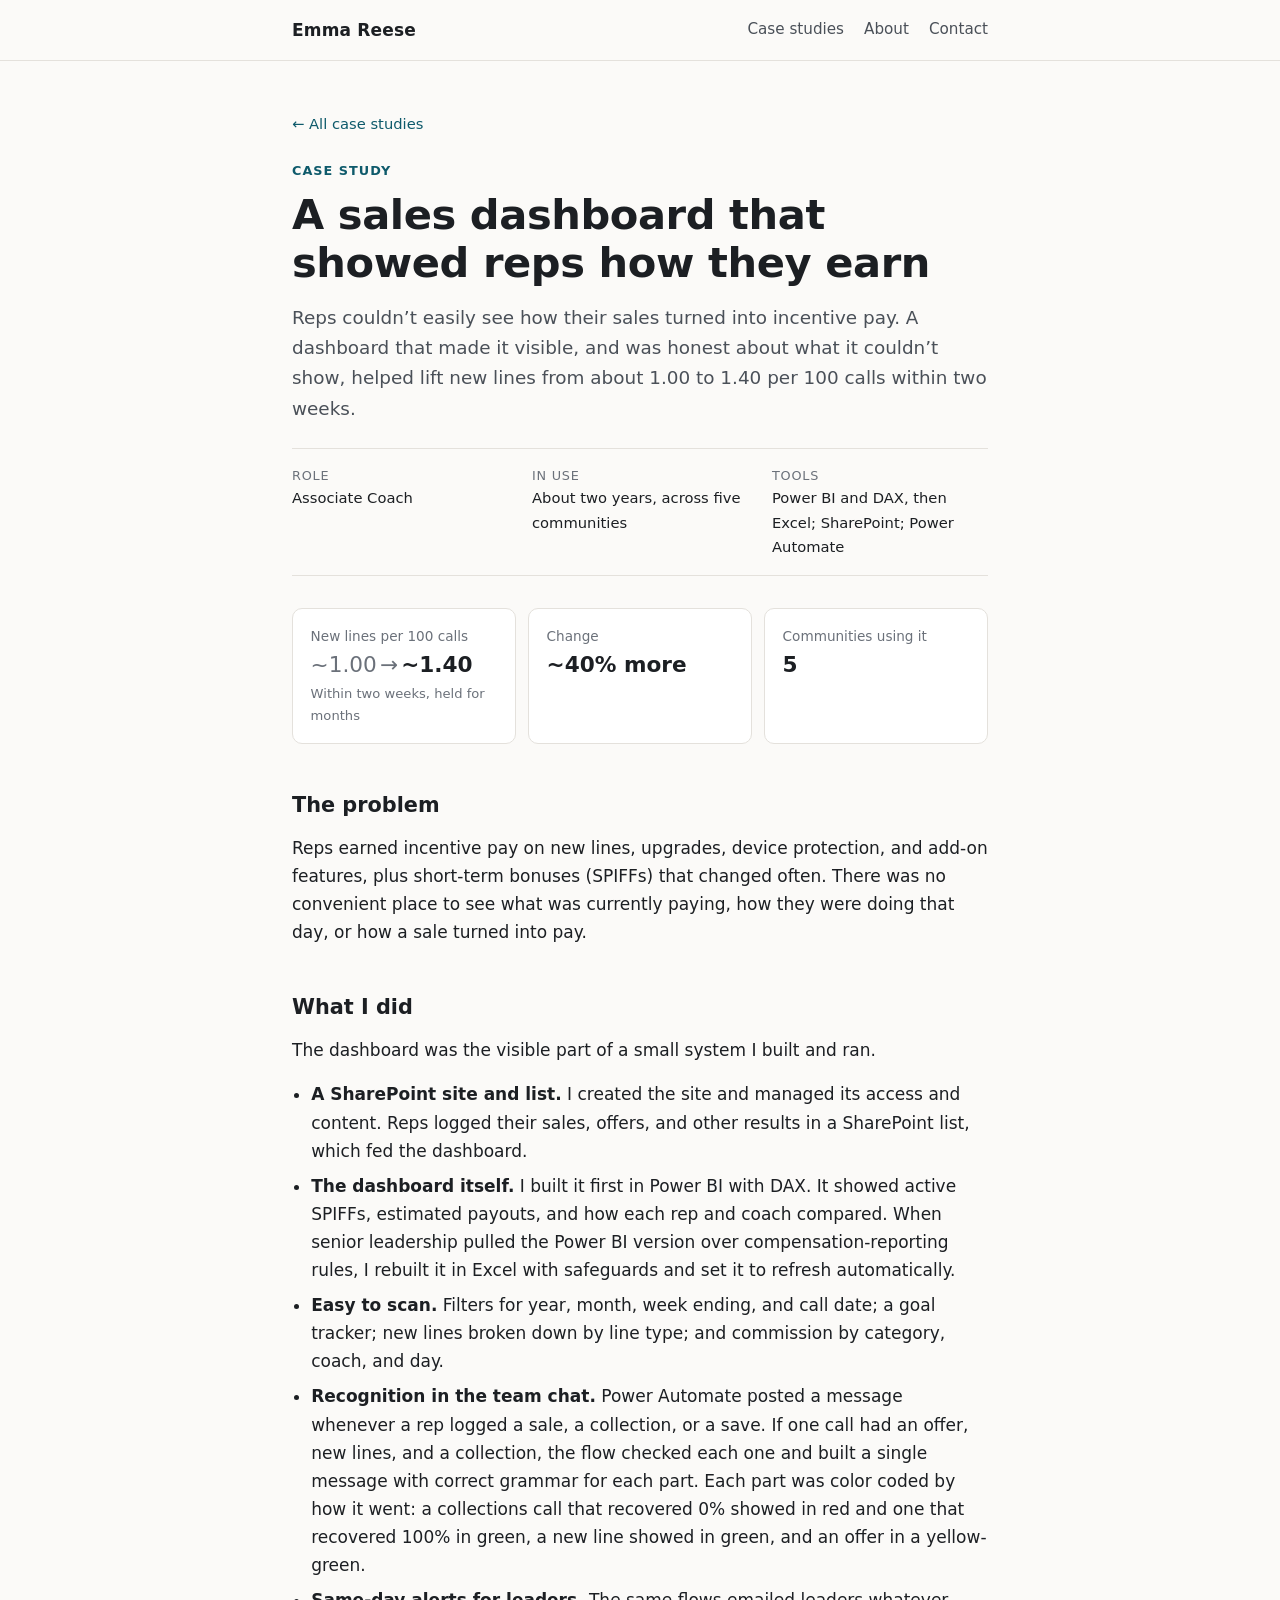
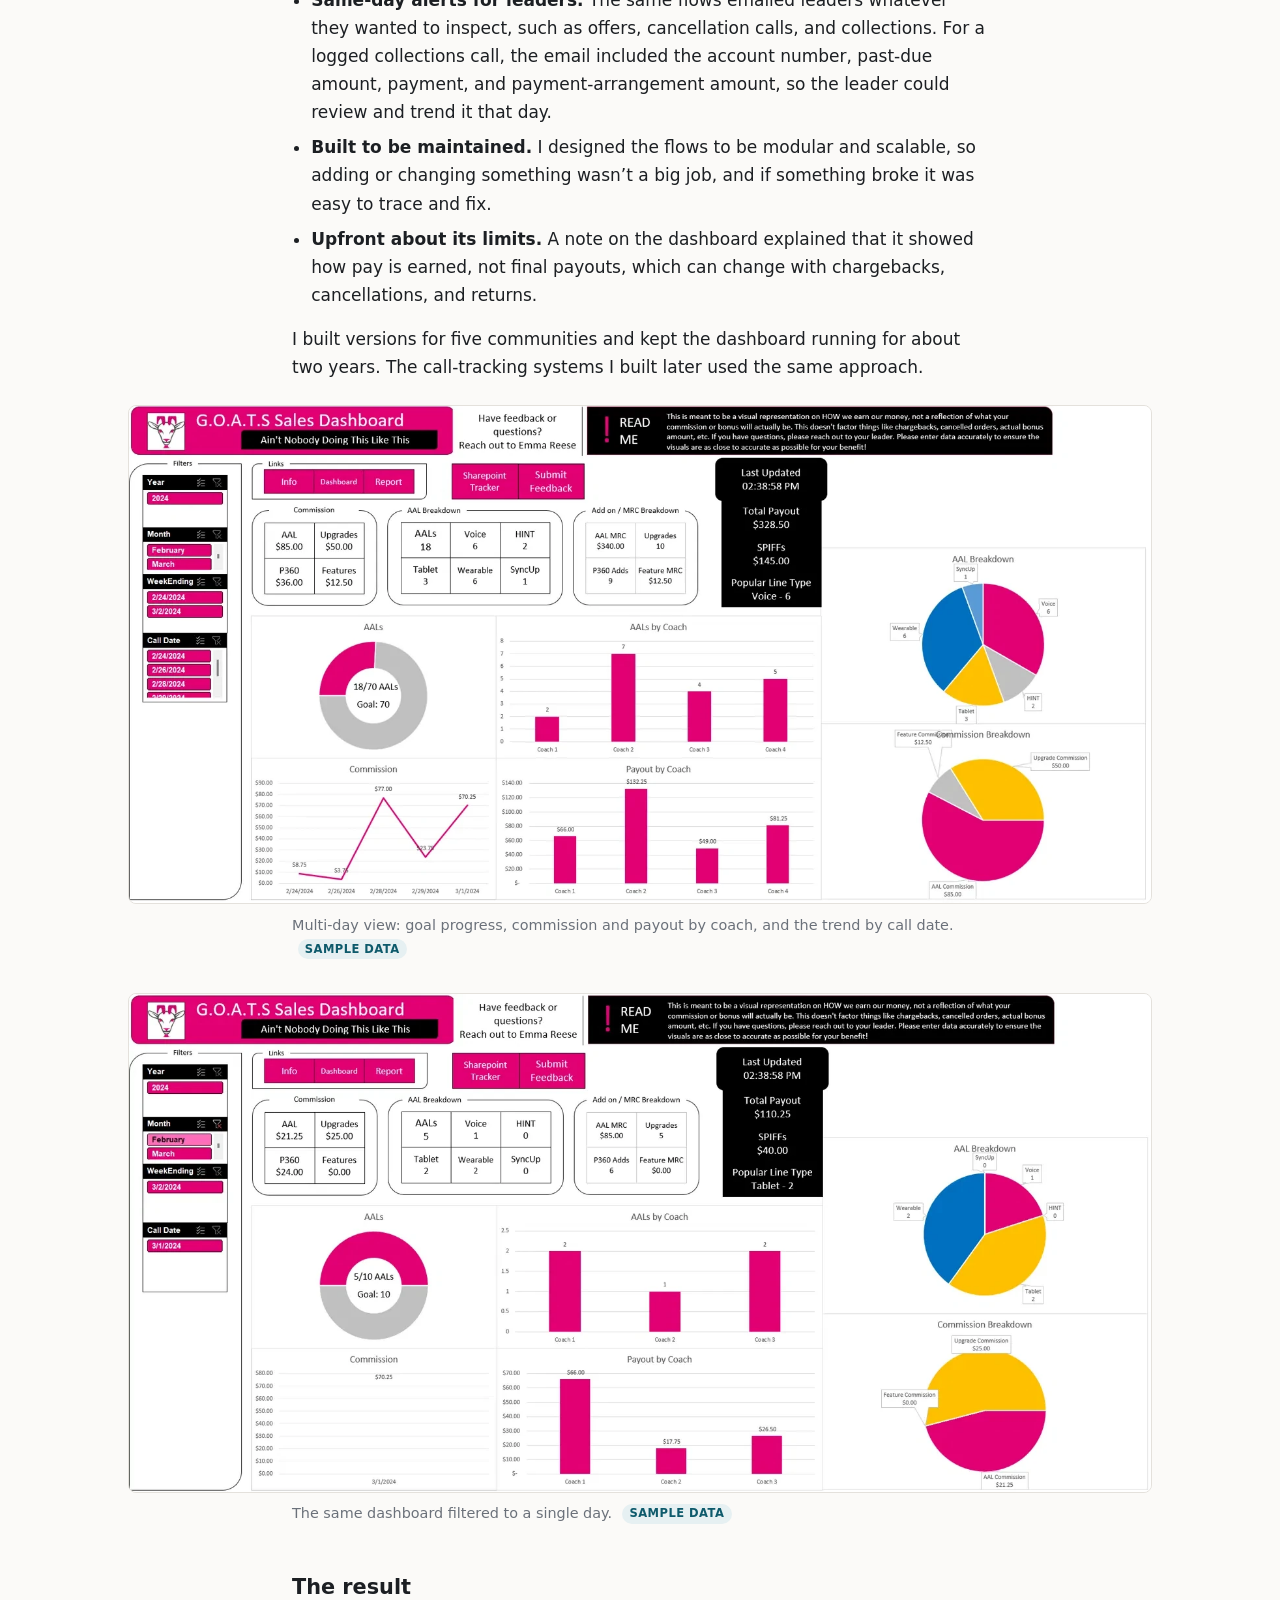
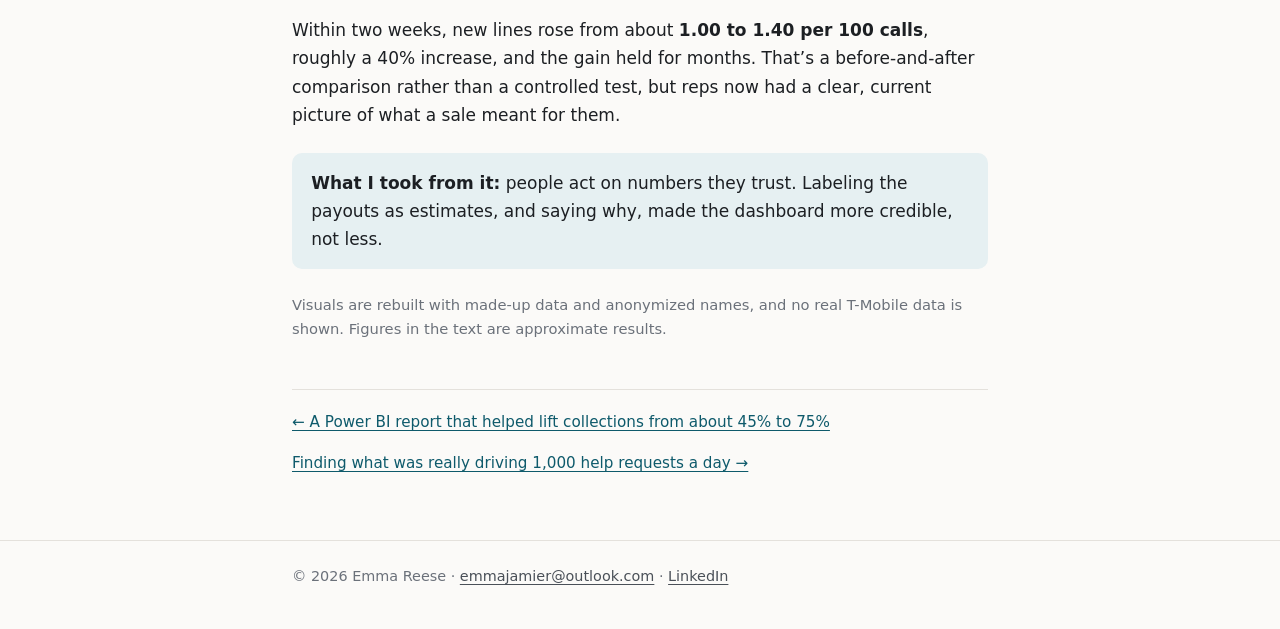
<file: sales-dashboard.html>
<!DOCTYPE html>
<html lang="en">
<head>
<meta charset="utf-8">
<meta name="viewport" content="width=device-width, initial-scale=1">
<title>A sales dashboard that showed reps how they earn | Emma Reese</title>
<meta name="description" content="An incentive and sales dashboard, with a SharePoint list and Power Automate alerts behind it, that helped raise new lines from about 1.00 to 1.40 per 100 calls.">
<meta property="og:title" content="A sales dashboard that showed reps how they earn">
<meta property="og:description" content="An incentive and sales dashboard, with a SharePoint list and Power Automate alerts behind it, that helped raise new lines from about 1.00 to 1.40 per 100 calls.">
<link rel="stylesheet" href="style.css">
</head>
<body>
<header class="site-head">
  <div class="wrap">
    <a class="brand" href="index.html">Emma Reese</a>
    <nav aria-label="Main">
      <a href="index.html#case-studies">Case studies</a>
      <a href="index.html#about">About</a>
      <a href="index.html#contact">Contact</a>
    </nav>
  </div>
</header>

<main>
  <article class="wrap">
    <a class="back" href="index.html#case-studies">← All case studies</a>
    <p class="eyebrow">Case study</p>
    <h1>A sales dashboard that showed reps how they earn</h1>
    <p class="lede">Reps couldn’t easily see how their sales turned into incentive pay. A dashboard that made it visible, and was honest about what it couldn’t show, helped lift new lines from about 1.00 to 1.40 per 100 calls within two weeks.</p>
    <dl class="meta">
      <div><dt>Role</dt><dd>Associate Coach</dd></div>
      <div><dt>In use</dt><dd>About two years, across five communities</dd></div>
      <div><dt>Tools</dt><dd>Power BI and DAX, then Excel; SharePoint; Power Automate</dd></div>
    </dl>
    <div class="stats" role="list">
      <div class="stat" role="listitem">
        <p class="label">New lines per 100 calls</p>
        <p class="value"><span class="from">~1.00</span><span class="arrow" aria-hidden="true">→</span><span class="sr-only"> to </span>~1.40</p>
        <p class="note">Within two weeks, held for months</p>
      </div>
      <div class="stat" role="listitem">
        <p class="label">Change</p>
        <p class="value">~40% more</p>
      </div>
      <div class="stat" role="listitem">
        <p class="label">Communities using it</p>
        <p class="value">5</p>
      </div>
    </div>

    <h2>The problem</h2>
    <p>Reps earned incentive pay on new lines, upgrades, device protection, and add-on features, plus short-term bonuses (SPIFFs) that changed often. There was no convenient place to see what was currently paying, how they were doing that day, or how a sale turned into pay.</p>

    <h2>What I did</h2>
    <p>The dashboard was the visible part of a small system I built and ran.</p>
    <ul class="clean">
      <li><strong>A SharePoint site and list.</strong> I created the site and managed its access and content. Reps logged their sales, offers, and other results in a SharePoint list, which fed the dashboard.</li>
      <li><strong>The dashboard itself.</strong> I built it first in Power BI with DAX. It showed active SPIFFs, estimated payouts, and how each rep and coach compared. When senior leadership pulled the Power BI version over compensation-reporting rules, I rebuilt it in Excel with safeguards and set it to refresh automatically.</li>
      <li><strong>Easy to scan.</strong> Filters for year, month, week ending, and call date; a goal tracker; new lines broken down by line type; and commission by category, coach, and day.</li>
      <li><strong>Recognition in the team chat.</strong> Power Automate posted a message whenever a rep logged a sale, a collection, or a save. If one call had an offer, new lines, and a collection, the flow checked each one and built a single message with correct grammar for each part. Each part was color coded by how it went: a collections call that recovered 0% showed in red and one that recovered 100% in green, a new line showed in green, and an offer in a yellow-green.</li>
      <li><strong>Same-day alerts for leaders.</strong> The same flows emailed leaders whatever they wanted to inspect, such as offers, cancellation calls, and collections. For a logged collections call, the email included the account number, past-due amount, payment, and payment-arrangement amount, so the leader could review and trend it that day.</li>
      <li><strong>Built to be maintained.</strong> I designed the flows to be modular and scalable, so adding or changing something wasn’t a big job, and if something broke it was easy to trace and fix.</li>
      <li><strong>Upfront about its limits.</strong> A note on the dashboard explained that it showed how pay is earned, not final payouts, which can change with chargebacks, cancellations, and returns.</li>
    </ul>
    <p>I built versions for five communities and kept the dashboard running for about two years. The call-tracking systems I built later used the same approach.</p>
    <figure class="shot">
      <a href="images/sales-dashboard-week.webp"><img src="images/sales-dashboard-week.webp" alt="Sales dashboard with filters on the left, commission and new-line breakdown tiles, a goal donut chart, new lines and payout by coach, a commission trend line, and pie charts by line type and commission type" loading="lazy"></a>
      <figcaption>Multi-day view: goal progress, commission and payout by coach, and the trend by call date. <span class="badge">Sample data</span></figcaption>
    </figure>
    <figure class="shot">
      <a href="images/sales-dashboard-day.webp"><img src="images/sales-dashboard-day.webp" alt="The same sales dashboard filtered to a single day for one coach's team" loading="lazy"></a>
      <figcaption>The same dashboard filtered to a single day. <span class="badge">Sample data</span></figcaption>
    </figure>

    <h2>The result</h2>
    <p>Within two weeks, new lines rose from about <strong>1.00 to 1.40 per 100 calls</strong>, roughly a 40% increase, and the gain held for months. That’s a before-and-after comparison rather than a controlled test, but reps now had a clear, current picture of what a sale meant for them.</p>

    <div class="callout">
      <p><strong>What I took from it:</strong> people act on numbers they trust. Labeling the payouts as estimates, and saying why, made the dashboard more credible, not less.</p>
    </div>

    <p class="muted">Visuals are rebuilt with made-up data and anonymized names, and no real T-Mobile data is shown. Figures in the text are approximate results.</p>
    <nav class="pager" aria-label="Case studies">
      <a href="collections-report.html">← A Power BI report that helped lift collections from about 45% to 75%</a>
      <a href="support-requests.html">Finding what was really driving 1,000 help requests a day →</a>
    </nav>
  </article>
</main>

<footer class="site-foot">
  <div class="wrap">© 2026 Emma Reese · <a href="mailto:emmajamier@outlook.com">emmajamier@outlook.com</a> · <a href="https://linkedin.com/in/emmaj-reese">LinkedIn</a></div>
</footer>
</body>
</html>
</file>
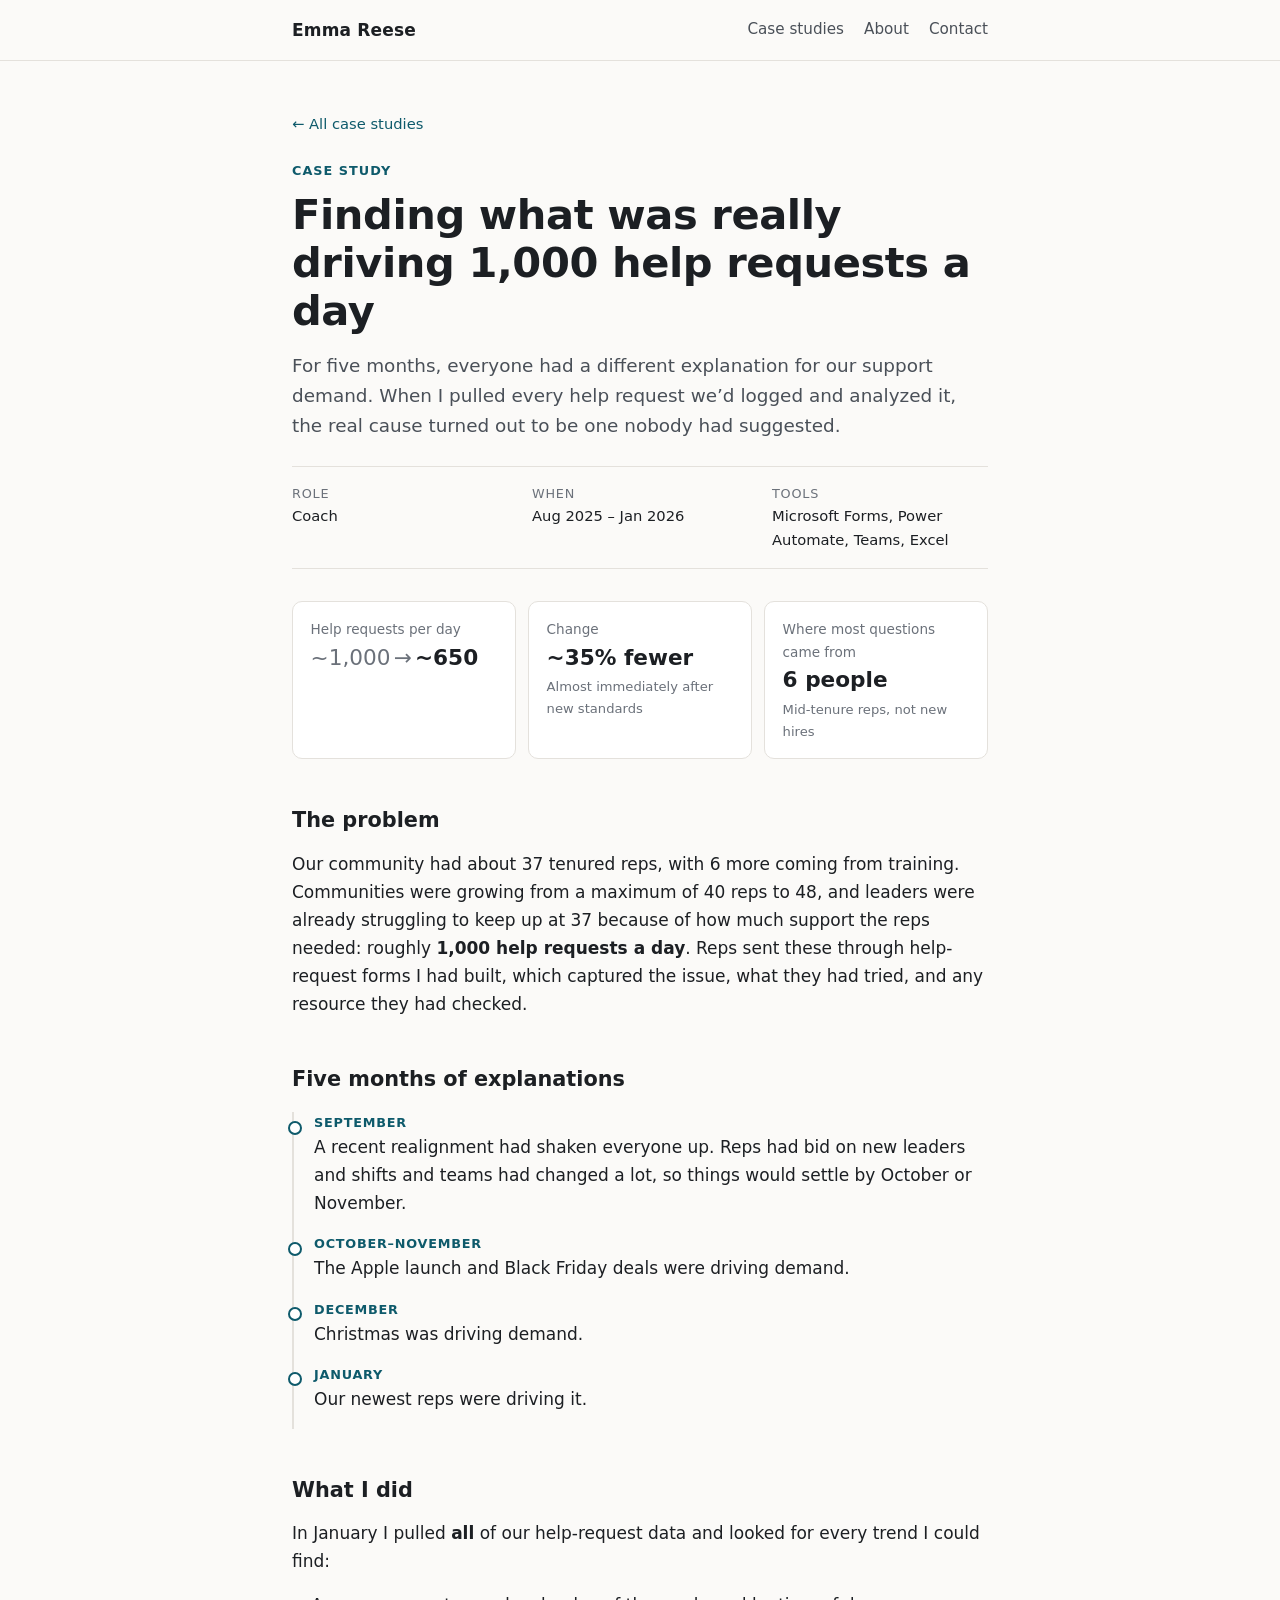
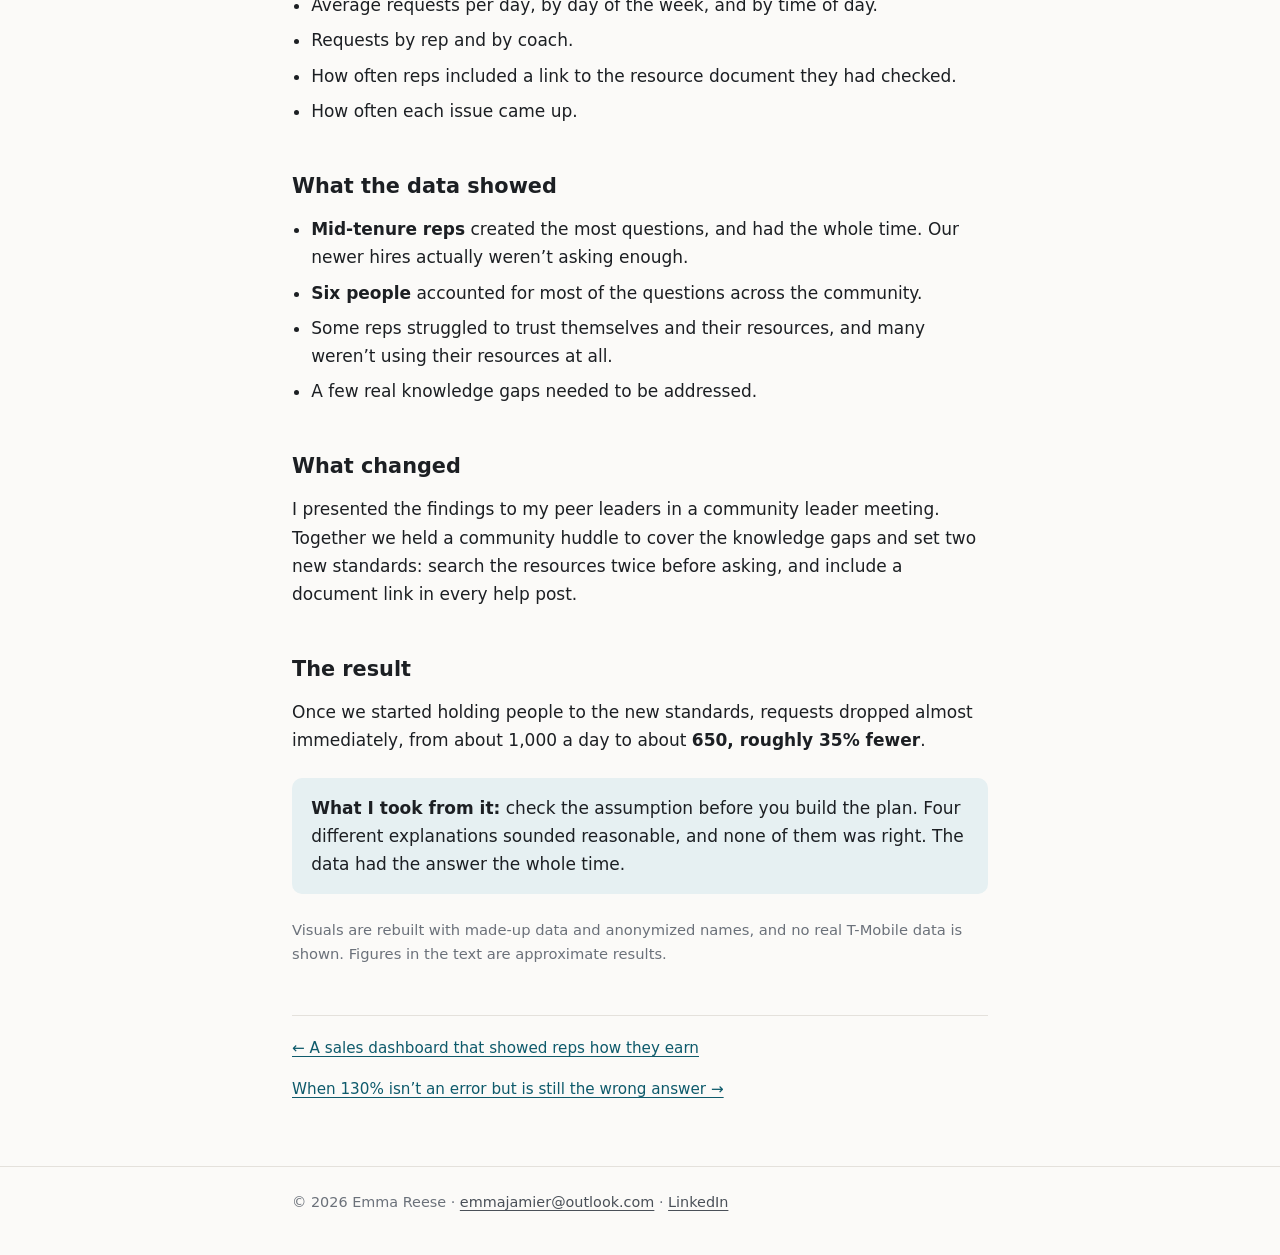
<file: support-requests.html>
<!DOCTYPE html>
<html lang="en">
<head>
<meta charset="utf-8">
<meta name="viewport" content="width=device-width, initial-scale=1">
<title>Finding what was really driving 1,000 help requests a day | Emma Reese</title>
<meta name="description" content="Analysis of every help request a contact-center community made, which showed a handful of mid-tenure reps, not new hires, drove most support demand.">
<meta property="og:title" content="Finding what was really driving 1,000 help requests a day">
<meta property="og:description" content="Analysis of every help request a contact-center community made, which showed a handful of mid-tenure reps, not new hires, drove most support demand.">
<link rel="stylesheet" href="style.css">
</head>
<body>
<header class="site-head">
  <div class="wrap">
    <a class="brand" href="index.html">Emma Reese</a>
    <nav aria-label="Main">
      <a href="index.html#case-studies">Case studies</a>
      <a href="index.html#about">About</a>
      <a href="index.html#contact">Contact</a>
    </nav>
  </div>
</header>

<main>
  <article class="wrap">
    <a class="back" href="index.html#case-studies">← All case studies</a>
    <p class="eyebrow">Case study</p>
    <h1>Finding what was really driving 1,000 help requests a day</h1>
    <p class="lede">For five months, everyone had a different explanation for our support demand. When I pulled every help request we’d logged and analyzed it, the real cause turned out to be one nobody had suggested.</p>
    <dl class="meta">
      <div><dt>Role</dt><dd>Coach</dd></div>
      <div><dt>When</dt><dd>Aug 2025 – Jan 2026</dd></div>
      <div><dt>Tools</dt><dd>Microsoft Forms, Power Automate, Teams, Excel</dd></div>
    </dl>
    <div class="stats" role="list">
      <div class="stat" role="listitem">
        <p class="label">Help requests per day</p>
        <p class="value"><span class="from">~1,000</span><span class="arrow" aria-hidden="true">→</span><span class="sr-only"> to </span>~650</p>
      </div>
      <div class="stat" role="listitem">
        <p class="label">Change</p>
        <p class="value">~35% fewer</p>
        <p class="note">Almost immediately after new standards</p>
      </div>
      <div class="stat" role="listitem">
        <p class="label">Where most questions came from</p>
        <p class="value">6 people</p>
        <p class="note">Mid-tenure reps, not new hires</p>
      </div>
    </div>

    <h2>The problem</h2>
    <p>Our community had about 37 tenured reps, with 6 more coming from training. Communities were growing from a maximum of 40 reps to 48, and leaders were already struggling to keep up at 37 because of how much support the reps needed: roughly <strong>1,000 help requests a day</strong>. Reps sent these through help-request forms I had built, which captured the issue, what they had tried, and any resource they had checked.</p>

    <h2>Five months of explanations</h2>
    <ol class="timeline">
      <li><span class="when">September</span> A recent realignment had shaken everyone up. Reps had bid on new leaders and shifts and teams had changed a lot, so things would settle by October or November.</li>
      <li><span class="when">October–November</span> The Apple launch and Black Friday deals were driving demand.</li>
      <li><span class="when">December</span> Christmas was driving demand.</li>
      <li><span class="when">January</span> Our newest reps were driving it.</li>
    </ol>

    <h2>What I did</h2>
    <p>In January I pulled <strong>all</strong> of our help-request data and looked for every trend I could find:</p>
    <ul class="clean">
      <li>Average requests per day, by day of the week, and by time of day.</li>
      <li>Requests by rep and by coach.</li>
      <li>How often reps included a link to the resource document they had checked.</li>
      <li>How often each issue came up.</li>
    </ul>

    <h2>What the data showed</h2>
    <ul class="clean">
      <li><strong>Mid-tenure reps</strong> created the most questions, and had the whole time. Our newer hires actually weren’t asking enough.</li>
      <li><strong>Six people</strong> accounted for most of the questions across the community.</li>
      <li>Some reps struggled to trust themselves and their resources, and many weren’t using their resources at all.</li>
      <li>A few real knowledge gaps needed to be addressed.</li>
    </ul>

    <h2>What changed</h2>
    <p>I presented the findings to my peer leaders in a community leader meeting. Together we held a community huddle to cover the knowledge gaps and set two new standards: search the resources twice before asking, and include a document link in every help post.</p>

    <h2>The result</h2>
    <p>Once we started holding people to the new standards, requests dropped almost immediately, from about 1,000 a day to about <strong>650, roughly 35% fewer</strong>.</p>

    <div class="callout">
      <p><strong>What I took from it:</strong> check the assumption before you build the plan. Four different explanations sounded reasonable, and none of them was right. The data had the answer the whole time.</p>
    </div>

    <p class="muted">Visuals are rebuilt with made-up data and anonymized names, and no real T-Mobile data is shown. Figures in the text are approximate results.</p>
    <nav class="pager" aria-label="Case studies">
      <a href="sales-dashboard.html">← A sales dashboard that showed reps how they earn</a>
      <a href="metric-reconciliation.html">When 130% isn’t an error but is still the wrong answer →</a>
    </nav>
  </article>
</main>

<footer class="site-foot">
  <div class="wrap">© 2026 Emma Reese · <a href="mailto:emmajamier@outlook.com">emmajamier@outlook.com</a> · <a href="https://linkedin.com/in/emmaj-reese">LinkedIn</a></div>
</footer>
</body>
</html>
</file>
<file: style.css>
:root {
  --bg: #fbfaf8;
  --surface: #ffffff;
  --ink: #1c1f23;
  --ink-2: #4a5058;
  --ink-3: #6b717a;
  --line: #e4e1dc;
  --accent: #0e5a6b;
  --accent-soft: #e6f0f2;
  --max: 46rem;
}
@media (prefers-color-scheme: dark) {
  :root {
    --bg: #15171a;
    --surface: #1d2024;
    --ink: #eceae6;
    --ink-2: #b9bcc1;
    --ink-3: #8d9198;
    --line: #2f3338;
    --accent: #7cc4d3;
    --accent-soft: #1f3338;
  }
}

* { box-sizing: border-box; }
html { -webkit-text-size-adjust: 100%; }
body {
  margin: 0;
  background: var(--bg);
  color: var(--ink);
  font: 17px/1.65 system-ui, -apple-system, "Segoe UI", Roboto, "Helvetica Neue", Arial, sans-serif;
}
a { color: var(--accent); text-underline-offset: 3px; }
a:hover { text-decoration-thickness: 2px; }
a:focus-visible { outline: 2px solid var(--accent); outline-offset: 3px; border-radius: 2px; }

.wrap { max-width: var(--max); margin: 0 auto; padding: 0 1.25rem; }

/* Header */
.site-head { border-bottom: 1px solid var(--line); }
.site-head .wrap { display: flex; justify-content: space-between; align-items: center; padding-top: 1rem; padding-bottom: 1rem; gap: 1rem; flex-wrap: wrap; }
.brand { font-weight: 700; color: var(--ink); text-decoration: none; letter-spacing: .01em; }
.site-head nav { display: flex; gap: 1.25rem; font-size: .95rem; }
.site-head nav a { color: var(--ink-2); text-decoration: none; }
.site-head nav a:hover { color: var(--accent); }

main { padding: 3rem 0 4rem; }

/* Type */
h1 { font-size: clamp(1.9rem, 4.5vw, 2.6rem); line-height: 1.15; margin: 0 0 1rem; letter-spacing: -.01em; }
h2 { font-size: 1.3rem; margin: 2.75rem 0 .75rem; }
h3 { font-size: 1.05rem; margin: 0 0 .35rem; }
p { margin: 0 0 1rem; }
.lede { font-size: 1.15rem; color: var(--ink-2); }
.eyebrow { font-size: .8rem; font-weight: 600; letter-spacing: .08em; text-transform: uppercase; color: var(--accent); margin: 0 0 .6rem; }
.muted { color: var(--ink-3); font-size: .92rem; }
ul.clean { padding-left: 1.2rem; margin: 0 0 1rem; }
ul.clean li { margin-bottom: .45rem; }

/* Stat tiles */
.stats { display: grid; grid-template-columns: repeat(auto-fit, minmax(13rem, 1fr)); gap: .75rem; margin: 2rem 0; }
.stat { background: var(--surface); border: 1px solid var(--line); border-radius: 10px; padding: 1rem 1.1rem; }
.stat .label { font-size: .85rem; color: var(--ink-3); margin: 0 0 .25rem; }
.stat .value { font-size: 1.35rem; font-weight: 700; line-height: 1.25; margin: 0; }
.stat .value .from { color: var(--ink-3); font-weight: 500; }
.stat .value .arrow { color: var(--ink-3); font-weight: 400; padding: 0 .2rem; }
.stat .note { font-size: .82rem; color: var(--ink-3); margin: .3rem 0 0; }

/* Case study cards */
.cards { display: grid; gap: .9rem; margin-top: 1rem; }
.card { display: block; background: var(--surface); border: 1px solid var(--line); border-radius: 10px; padding: 1.15rem 1.25rem; text-decoration: none; color: var(--ink); transition: border-color .15s, transform .15s; }
.card:hover { border-color: var(--accent); transform: translateY(-1px); }
.card h3 { color: var(--ink); }
.card p { margin: 0; color: var(--ink-2); font-size: .97rem; }
.card .tag { display: inline-block; margin-top: .6rem; font-size: .8rem; color: var(--accent); background: var(--accent-soft); padding: .15rem .55rem; border-radius: 99px; }

/* Case study page */
.meta { display: grid; grid-template-columns: repeat(auto-fit, minmax(10rem, 1fr)); gap: .5rem 1.5rem; border-top: 1px solid var(--line); border-bottom: 1px solid var(--line); padding: 1rem 0; margin: 1.5rem 0 0; font-size: .92rem; }
.meta dt { color: var(--ink-3); font-size: .8rem; text-transform: uppercase; letter-spacing: .06em; }
.meta dd { margin: 0; }
.callout { background: var(--accent-soft); border-radius: 10px; padding: 1rem 1.2rem; margin: 1.5rem 0; }
.callout p:last-child { margin: 0; }
.back { display: inline-block; font-size: .92rem; margin-bottom: 1.5rem; text-decoration: none; }
.pager { display: flex; justify-content: space-between; gap: 1rem; margin-top: 3rem; padding-top: 1.25rem; border-top: 1px solid var(--line); font-size: .95rem; flex-wrap: wrap; }

.chips { display: flex; flex-wrap: wrap; gap: .45rem; padding: 0; margin: .5rem 0 1rem; list-style: none; }
.chips li { font-size: .88rem; border: 1px solid var(--line); background: var(--surface); padding: .2rem .65rem; border-radius: 99px; }

/* Footer */
.site-foot { border-top: 1px solid var(--line); padding: 1.5rem 0 2.5rem; font-size: .9rem; color: var(--ink-3); }
.site-foot a { color: var(--ink-2); }

.sr-only { position: absolute; width: 1px; height: 1px; padding: 0; margin: -1px; overflow: hidden; clip: rect(0,0,0,0); white-space: nowrap; border: 0; }

/* Timeline */
.timeline { list-style: none; padding: 0; margin: 1rem 0 1.5rem; border-left: 2px solid var(--line); }
.timeline li { position: relative; padding: 0 0 1rem 1.25rem; }
.timeline li::before { content: ""; position: absolute; left: -6px; top: .55rem; width: 10px; height: 10px; border-radius: 50%; background: var(--surface); border: 2px solid var(--accent); }
.timeline .when { display: block; font-size: .8rem; font-weight: 600; letter-spacing: .06em; text-transform: uppercase; color: var(--accent); }

/* Screenshots */
.shot { margin: 1.5rem 0 2rem; position: relative; left: 50%; transform: translateX(-50%); width: min(64rem, calc(100vw - 2.5rem)); }
.shot img { display: block; width: 100%; height: auto; border: 1px solid var(--line); border-radius: 8px; background: #fff; }
.shot a:hover img { border-color: var(--accent); }
.shot figcaption { max-width: var(--max); margin: .6rem auto 0; padding: 0 1.25rem; font-size: .9rem; color: var(--ink-3); }
.badge { display: inline-block; margin-left: .35rem; font-size: .72rem; font-weight: 600; letter-spacing: .04em; text-transform: uppercase; color: var(--accent); background: var(--accent-soft); padding: .05rem .45rem; border-radius: 99px; vertical-align: 1px; }
</file>
